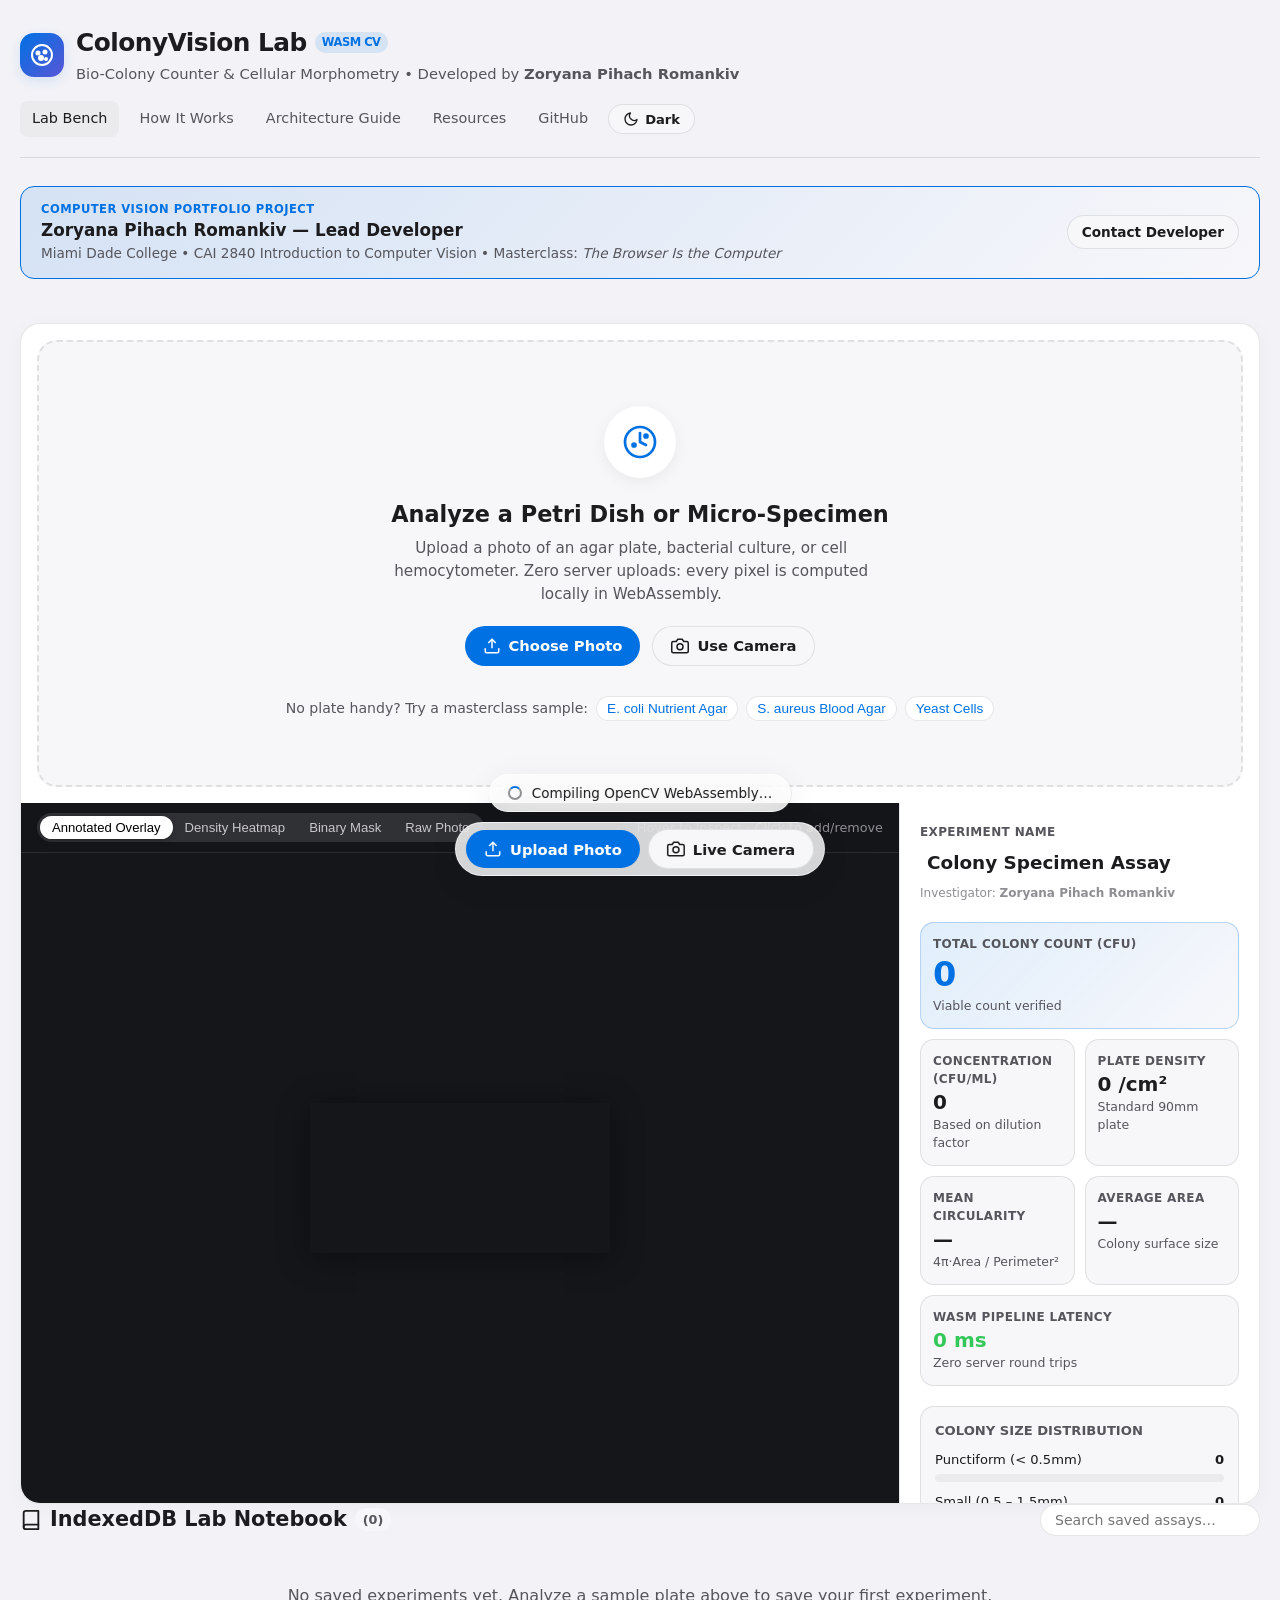
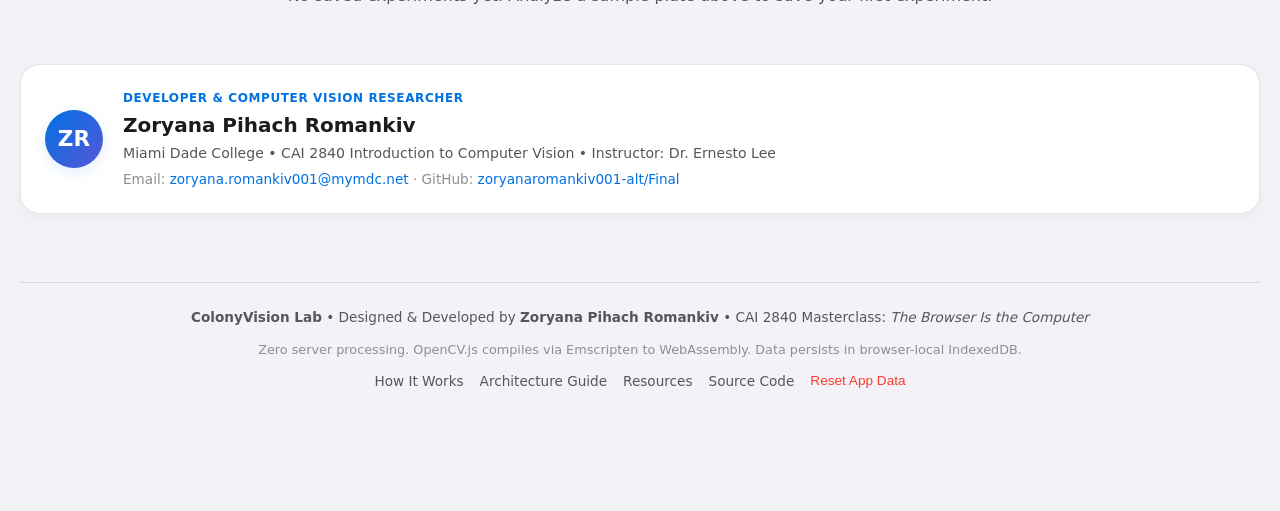
<file: index.html>
<!doctype html>
<html lang="en">
<head>
  <meta charset="utf-8">
  <meta name="viewport" content="width=device-width, initial-scale=1, viewport-fit=cover">
  <title>ColonyVision Lab — Browser-Based Bio-Colony Counter & Cellular Morphometry</title>
  <meta name="description" content="Automated bacterial colony counter and micro-particle morphometry laboratory running 100% in your browser with OpenCV.js, WebAssembly, and IndexedDB.">
  <meta name="author" content="Zoryana Pihach Romankiv">
  <meta name="theme-color" content="#f2f2f7" media="(prefers-color-scheme: light)">
  <meta name="theme-color" content="#0b0c10" media="(prefers-color-scheme: dark)">
  <link rel="icon" href="data:image/svg+xml,%3Csvg xmlns='http://www.w3.org/2000/svg' viewBox='0 0 32 32'%3E%3Ccircle cx='16' cy='16' r='14' fill='%230071e3'/%3E%3Ccircle cx='12' cy='12' r='3' fill='white'/%3E%3Ccircle cx='19' cy='14' r='2' fill='white'/%3E%3Ccircle cx='15' cy='20' r='3.5' fill='white'/%3E%3C/svg%3E">
  <link rel="manifest" href="manifest.json">
  <link rel="stylesheet" href="css/styles.css">
  <script src="js/theme.js"></script>
</head>
<body>
  <div class="wrap">
    <!-- Header -->
    <header class="app-header">
      <div class="brand">
        <div class="logo-badge" aria-hidden="true">
          <svg width="24" height="24" viewBox="0 0 24 24" fill="none" stroke="currentColor" stroke-width="2" stroke-linecap="round" stroke-linejoin="round">
            <circle cx="12" cy="12" r="10"/>
            <circle cx="8" cy="10" r="1.5" fill="currentColor"/>
            <circle cx="15" cy="9" r="1.5" fill="currentColor"/>
            <circle cx="11" cy="15" r="2" fill="currentColor"/>
            <circle cx="16" cy="16" r="1" fill="currentColor"/>
          </svg>
        </div>
        <div>
          <h1>ColonyVision Lab <span class="version-tag">Wasm CV</span></h1>
          <p class="subtitle">Bio-Colony Counter & Cellular Morphometry • Developed by <strong>Zoryana Pihach Romankiv</strong></p>
        </div>
      </div>
      <nav class="header-links" aria-label="Main Navigation">
        <a class="nav-link active" href="index.html">Lab Bench</a>
        <a class="nav-link" href="how-it-works.html">How It Works</a>
        <a class="nav-link" href="guide/">Architecture Guide</a>
        <a class="nav-link" href="resources.html">Resources</a>
        <a class="nav-link" href="https://github.com/zoryanaromankiv001-alt/Final" target="_blank" rel="noopener">GitHub</a>
        <button type="button" class="theme-toggle-btn" aria-label="Toggle Dark/Light Mode"></button>
      </nav>
    </header>

    <!-- Developer Resume Banner -->
    <div class="dev-banner">
      <div>
        <div class="dev-badge-title">Computer Vision Portfolio Project</div>
        <div class="dev-highlight-name">Zoryana Pihach Romankiv — Lead Developer</div>
        <div class="dev-highlight-details">Miami Dade College • CAI 2840 Introduction to Computer Vision • Masterclass: <em>The Browser Is the Computer</em></div>
      </div>
      <a class="btn btn-secondary" href="mailto:zoryana.romankiv001@mymdc.net" style="font-size:0.85rem; padding:6px 14px;">Contact Developer</a>
    </div>

    <!-- Main Stage -->
    <main>
      <section id="stage" class="stage" aria-label="Computer Vision Workspace">
        <!-- Prompt Zone (Initial landing state) -->
        <div id="prompt-zone" class="prompt-zone">
          <div class="prompt-icon" aria-hidden="true">
            <svg width="36" height="36" viewBox="0 0 24 24" fill="none" stroke="currentColor" stroke-width="1.8" stroke-linecap="round" stroke-linejoin="round">
              <circle cx="12" cy="12" r="10"/>
              <path d="M12 6v6l4 2"/>
              <circle cx="16" cy="8" r="1"/>
              <circle cx="8" cy="14" r="1"/>
            </svg>
          </div>
          <div class="prompt-text">
            <h2>Analyze a Petri Dish or Micro-Specimen</h2>
            <p>Upload a photo of an agar plate, bacterial culture, or cell hemocytometer. Zero server uploads: every pixel is computed locally in WebAssembly.</p>
          </div>
          <div class="prompt-actions">
            <button type="button" class="btn btn-primary" id="prompt-choose-btn">
              <svg viewBox="0 0 24 24" fill="none" stroke="currentColor" stroke-width="2"><path d="M21 15v4a2 2 0 0 1-2 2H5a2 2 0 0 1-2-2v-4"/><polyline points="17 8 12 3 7 8"/><line x1="12" y1="3" x2="12" y2="15"/></svg>
              Choose Photo
            </button>
            <button type="button" class="btn btn-secondary" id="prompt-camera-btn">
              <svg viewBox="0 0 24 24" fill="none" stroke="currentColor" stroke-width="2"><path d="M23 19a2 2 0 0 1-2 2H3a2 2 0 0 1-2-2V8a2 2 0 0 1 2-2h4l2-3h6l2 3h4a2 2 0 0 1 2 2z"/><circle cx="12" cy="13" r="4"/></svg>
              Use Camera
            </button>
          </div>
          <div class="sample-row">
            <span>No plate handy? Try a masterclass sample:</span>
            <button type="button" class="sample-btn" id="sample-bac-btn">E. coli Nutrient Agar</button>
            <button type="button" class="sample-btn" id="sample-staph-btn">S. aureus Blood Agar</button>
            <button type="button" class="sample-btn" id="sample-yeast-btn">Yeast Cells</button>
          </div>
        </div>

        <!-- Active Workbench (Shown when plate is loaded) -->
        <div id="workbench" class="workbench" hidden>
          <!-- Canvas Viewport -->
          <div class="viewport-pane">
            <div class="viewport-toolbar">
              <div class="view-segmented" role="tablist" aria-label="Visual representation modes">
                <button type="button" class="active" data-view="annotated" role="tab">Annotated Overlay</button>
                <button type="button" data-view="heatmap" role="tab">Density Heatmap</button>
                <button type="button" data-view="mask" role="tab">Binary Mask</button>
                <button type="button" data-view="original" role="tab">Raw Photo</button>
              </div>
              <span style="font-size: 0.8rem; color: #8e8e93;">Hover to inspect · Click to add/remove</span>
            </div>

            <div class="canvas-container">
              <canvas id="main-canvas"></canvas>
              <!-- Interactive Tooltip -->
              <div id="colony-tooltip" class="colony-tooltip" hidden></div>
            </div>
          </div>

          <!-- Inspector Sidebar -->
          <aside class="inspector-pane" aria-label="Specimen Analysis and Controls">
            <div class="inspector-header">
              <label for="exp-title-input" class="metric-label">Experiment Name</label>
              <input id="exp-title-input" class="title-input" type="text" value="Colony Specimen Assay" spellcheck="false">
              <span style="font-size:0.75rem; color:var(--text-3);">Investigator: <strong>Zoryana Pihach Romankiv</strong></span>
            </div>

            <!-- Primary Metrics -->
            <div class="metrics-grid">
              <div class="metric-card hero">
                <span class="metric-label">Total Colony Count (CFU)</span>
                <span class="metric-value" id="metric-cfu-count">0</span>
                <span class="metric-sub">Viable count verified</span>
              </div>
              <div class="metric-card">
                <span class="metric-label">Concentration (CFU/mL)</span>
                <span class="metric-value" id="metric-cfu-ml" style="font-size:1.25rem;">0</span>
                <span class="metric-sub">Based on dilution factor</span>
              </div>
              <div class="metric-card">
                <span class="metric-label">Plate Density</span>
                <span class="metric-value" id="metric-density" style="font-size:1.25rem;">0 /cm²</span>
                <span class="metric-sub">Standard 90mm plate</span>
              </div>
              <div class="metric-card">
                <span class="metric-label">Mean Circularity</span>
                <span class="metric-value" id="metric-circularity" style="font-size:1.25rem;">—</span>
                <span class="metric-sub">4π·Area / Perimeter²</span>
              </div>
              <div class="metric-card">
                <span class="metric-label">Average Area</span>
                <span class="metric-value" id="metric-avg-area" style="font-size:1.25rem;">—</span>
                <span class="metric-sub">Colony surface size</span>
              </div>
              <div class="metric-card" style="grid-column: span 2;">
                <span class="metric-label">WASM Pipeline Latency</span>
                <span class="metric-value" id="metric-speed" style="font-size:1.25rem; color:var(--success);">0 ms</span>
                <span class="metric-sub">Zero server round trips</span>
              </div>
            </div>

            <!-- Morphological Size Breakdown Histogram -->
            <div class="chart-box">
              <span class="chart-title">Colony Size Distribution</span>
              <div class="cat-row">
                <div class="cat-meta"><span>Punctiform (&lt; 0.5mm)</span><strong id="cnt-punctiform">0</strong></div>
                <div class="cat-bar-track"><div id="bar-punctiform" class="cat-bar-fill fill-punctiform" style="width:0%"></div></div>
              </div>
              <div class="cat-row">
                <div class="cat-meta"><span>Small (0.5 – 1.5mm)</span><strong id="cnt-small">0</strong></div>
                <div class="cat-bar-track"><div id="bar-small" class="cat-bar-fill fill-small" style="width:0%"></div></div>
              </div>
              <div class="cat-row">
                <div class="cat-meta"><span>Medium (1.5 – 3.0mm)</span><strong id="cnt-medium">0</strong></div>
                <div class="cat-bar-track"><div id="bar-medium" class="cat-bar-fill fill-medium" style="width:0%"></div></div>
              </div>
              <div class="cat-row">
                <div class="cat-meta"><span>Large (&gt; 3.0mm)</span><strong id="cnt-large">0</strong></div>
                <div class="cat-bar-track"><div id="bar-large" class="cat-bar-fill fill-large" style="width:0%"></div></div>
              </div>
            </div>

            <!-- Pipeline Tuning Controls -->
            <div class="controls-group">
              <div class="control-item">
                <div class="control-label">
                  <span>Threshold Sensitivity</span>
                  <span class="val" id="val-sensitivity">8</span>
                </div>
                <input type="range" id="slider-sensitivity" min="2" max="22" step="1" value="8">
              </div>

              <div class="control-item">
                <div class="control-label">
                  <span>Min Colony Radius</span>
                  <span class="val" id="val-min-radius">3px</span>
                </div>
                <input type="range" id="slider-min-radius" min="1" max="15" step="0.5" value="3">
              </div>

              <div class="control-item">
                <div class="control-label">
                  <span>Max Colony Radius</span>
                  <span class="val" id="val-max-radius">80px</span>
                </div>
                <input type="range" id="slider-max-radius" min="20" max="160" step="5" value="80">
              </div>

              <div class="control-item">
                <div class="control-label">
                  <span>Circularity Filter</span>
                  <span class="val" id="val-circularity">0.40</span>
                </div>
                <input type="range" id="slider-circularity" min="0.10" max="0.90" step="0.05" value="0.40">
              </div>

              <div class="control-item">
                <div class="control-label"><span>Dilution Factor</span></div>
                <select id="select-dilution">
                  <option value="0">10⁰ (Undiluted 1:1)</option>
                  <option value="-1">10⁻¹ (1:10)</option>
                  <option value="-2">10⁻² (1:100)</option>
                  <option value="-3">10⁻³ (1:1,000)</option>
                  <option value="-4" selected>10⁻⁴ (1:10,000)</option>
                  <option value="-5">10⁻⁵ (1:100,000)</option>
                  <option value="-6">10⁻⁶ (1:1,000,000)</option>
                  <option value="-7">10⁻⁷ (1:10,000,000)</option>
                </select>
              </div>

              <div class="control-item">
                <div class="control-label"><span>Plated Volume</span></div>
                <select id="select-volume">
                  <option value="0.1" selected>0.1 mL (Standard spread)</option>
                  <option value="0.05">0.05 mL (Drop plate)</option>
                  <option value="0.2">0.2 mL</option>
                  <option value="1.0">1.0 mL (Pour plate)</option>
                </select>
              </div>

              <div class="control-item">
                <div class="control-label"><span>Agar Medium / Contrast</span></div>
                <select id="select-agar">
                  <option value="auto" selected>Auto-detect Agar</option>
                  <option value="nutrient">Nutrient / LB Agar (Amber/Light)</option>
                  <option value="blood">Blood Agar (Red / High Contrast)</option>
                  <option value="yeast">Brightfield / Hemocytometer</option>
                </select>
              </div>
            </div>

            <!-- Inspector Actions -->
            <div class="inspector-actions">
              <button type="button" class="btn btn-primary" id="btn-save-exp">
                <svg viewBox="0 0 24 24" fill="none" stroke="currentColor" stroke-width="2"><path d="M19 21H5a2 2 0 0 1-2-2V5a2 2 0 0 1 2-2h11l5 5v11a2 2 0 0 1-2 2z"/><polyline points="17 21 17 13 7 13 7 21"/><polyline points="7 3 7 8 15 8"/></svg>
                Save to Lab Notebook
              </button>
              <div style="display:flex; gap:8px;">
                <button type="button" class="btn btn-secondary" id="btn-download-png" style="flex:1;">
                  <svg viewBox="0 0 24 24" fill="none" stroke="currentColor" stroke-width="2"><path d="M21 15v4a2 2 0 0 1-2 2H5a2 2 0 0 1-2-2v-4"/><polyline points="7 10 12 15 17 10"/><line x1="12" y1="15" x2="12" y2="3"/></svg>
                  PNG
                </button>
                <button type="button" class="btn btn-secondary" id="btn-export-csv" style="flex:1;">
                  <svg viewBox="0 0 24 24" fill="none" stroke="currentColor" stroke-width="2"><path d="M14 2H6a2 2 0 0 0-2 2v16a2 2 0 0 0 2 2h12a2 2 0 0 0 2-2V8z"/><polyline points="14 2 14 8 20 8"/><line x1="8" y1="13" x2="16" y2="13"/><line x1="8" y1="17" x2="16" y2="17"/></svg>
                  CSV
                </button>
                <button type="button" class="btn btn-secondary" id="btn-print-report" style="flex:1;">
                  <svg viewBox="0 0 24 24" fill="none" stroke="currentColor" stroke-width="2"><polyline points="6 9 6 2 18 2 18 9"/><path d="M6 18H4a2 2 0 0 1-2-2v-5a2 2 0 0 1 2-2h16a2 2 0 0 1 2 2v5a2 2 0 0 1-2 2h-2"/><rect x="6" y="14" width="12" height="8"/></svg>
                  Print
                </button>
              </div>
              <button type="button" class="btn btn-secondary" id="btn-scan-another">Analyze Another Specimen</button>
            </div>
          </aside>
        </div>
      </section>

      <!-- Persistent Library / Lab Notebook Section -->
      <section class="library-section" aria-labelledby="library-heading">
        <div class="library-header">
          <h2 id="library-heading">
            <svg width="22" height="22" viewBox="0 0 24 24" fill="none" stroke="currentColor" stroke-width="2" stroke-linecap="round" stroke-linejoin="round">
              <path d="M4 19.5A2.5 2.5 0 0 1 6.5 17H20"/>
              <path d="M6.5 2H20v20H6.5A2.5 2.5 0 0 1 4 19.5v-15A2.5 2.5 0 0 1 6.5 2z"/>
            </svg>
            IndexedDB Lab Notebook <span class="badge-count" id="library-count">(0)</span>
          </h2>
          <input type="search" id="library-search" class="search-input" placeholder="Search saved assays…">
        </div>
        <ul id="library-grid" class="library-grid"></ul>
      </section>

      <!-- Developer Profile Card for Resume -->
      <section class="dev-portfolio-card">
        <div class="dev-avatar">ZR</div>
        <div class="dev-info">
          <div class="dev-title">Developer &amp; Computer Vision Researcher</div>
          <div class="dev-name">Zoryana Pihach Romankiv</div>
          <div class="dev-meta">Miami Dade College • CAI 2840 Introduction to Computer Vision • Instructor: Dr. Ernesto Lee</div>
          <div class="dev-email">Email: <a href="mailto:zoryana.romankiv001@mymdc.net">zoryana.romankiv001@mymdc.net</a> · GitHub: <a href="https://github.com/zoryanaromankiv001-alt/Final" target="_blank" rel="noopener">zoryanaromankiv001-alt/Final</a></div>
        </div>
      </section>
    </main>

    <!-- Footer -->
    <footer class="app-footer">
      <p><strong>ColonyVision Lab</strong> • Designed &amp; Developed by <strong>Zoryana Pihach Romankiv</strong> • CAI 2840 Masterclass: <em>The Browser Is the Computer</em></p>
      <p style="color:var(--text-3); font-size:0.8rem;">Zero server processing. OpenCV.js compiles via Emscripten to WebAssembly. Data persists in browser-local IndexedDB.</p>
      <nav class="footer-nav">
        <a href="how-it-works.html">How It Works</a>
        <a href="guide/">Architecture Guide</a>
        <a href="resources.html">Resources</a>
        <a href="https://github.com/zoryanaromankiv001-alt/Final" target="_blank" rel="noopener">Source Code</a>
        <button type="button" id="btn-reset-app" class="btn-link btn-link-danger">Reset App Data</button>
      </nav>
    </footer>
  </div>

  <!-- Hidden File Input -->
  <input type="file" id="file-input" accept="image/*" hidden>

  <!-- Floating Functional Liquid Glass Dock -->
  <div class="dock">
    <div id="status-pill" class="status-pill glass" data-state="busy" role="status">
      <span class="spinner" aria-hidden="true"></span>
      <span class="status-dot" aria-hidden="true"></span>
      <span id="status-text">Loading WebAssembly vision core…</span>
    </div>
    <div class="dock-toolbar glass" role="toolbar" aria-label="Plate Capture Controls">
      <button type="button" class="btn btn-primary" id="choose-btn">
        <svg viewBox="0 0 24 24" fill="none" stroke="currentColor" stroke-width="2"><path d="M21 15v4a2 2 0 0 1-2 2H5a2 2 0 0 1-2-2v-4"/><polyline points="17 8 12 3 7 8"/><line x1="12" y1="3" x2="12" y2="15"/></svg>
        <span>Upload Photo</span>
      </button>
      <button type="button" class="btn btn-secondary" id="camera-btn">
        <svg viewBox="0 0 24 24" fill="none" stroke="currentColor" stroke-width="2"><path d="M23 19a2 2 0 0 1-2 2H3a2 2 0 0 1-2-2V8a2 2 0 0 1 2-2h4l2-3h6l2 3h4a2 2 0 0 1 2 2z"/><circle cx="12" cy="13" r="4"/></svg>
        <span>Live Camera</span>
      </button>
    </div>
  </div>

  <!-- Camera Dialog Sheet -->
  <dialog id="camera-dialog">
    <div class="dialog-content glass">
      <h3>Capture Petri Dish with Camera</h3>
      <p style="color:var(--text-2); font-size:0.9rem;">Hold the camera steady directly above the plate with flat, uniform lighting.</p>
      <video id="camera-feed" playsinline muted></video>
      <div class="dialog-actions">
        <button type="button" class="btn btn-secondary" id="camera-close-btn">Cancel</button>
        <button type="button" class="btn btn-primary" id="camera-capture-btn">Capture Frame</button>
      </div>
    </div>
  </dialog>

  <!-- Reset Confirmation Dialog -->
  <dialog id="reset-confirm-dialog">
    <div class="dialog-content glass">
      <h3 style="color:var(--danger);">Reset Laboratory Notebook?</h3>
      <p style="color:var(--text-2); font-size:0.92rem;">This will permanently erase all saved plate assays and IndexedDB records stored on this browser. This action cannot be undone.</p>
      <div class="dialog-actions">
        <button type="button" class="btn btn-secondary" id="btn-cancel-reset">Cancel</button>
        <button type="button" class="btn btn-danger" id="btn-confirm-reset">Reset All Data</button>
      </div>
    </div>
  </dialog>

  <!-- Toast Notification Container -->
  <div id="toast-container" class="toast-container"></div>

  <!-- Application Module Script -->
  <script type="module" src="js/app.js"></script>
</body>
</html>
</file>
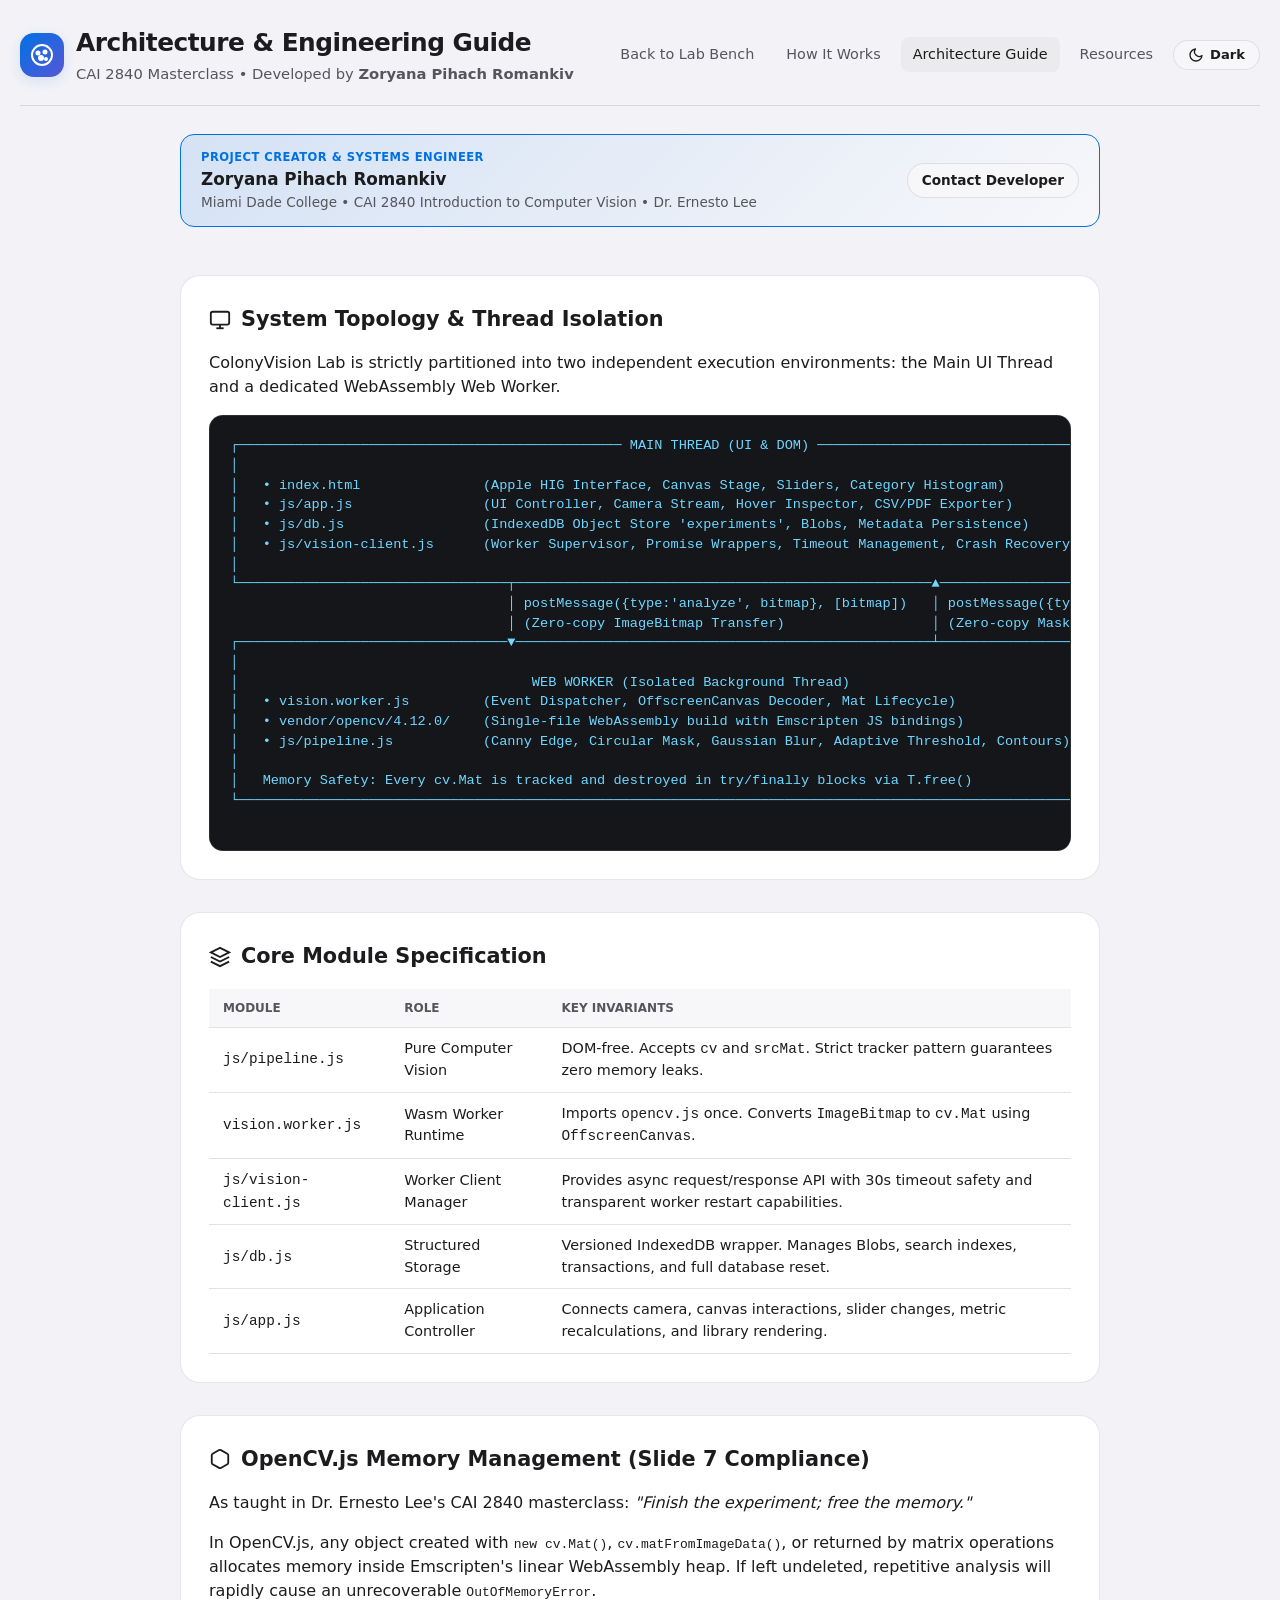
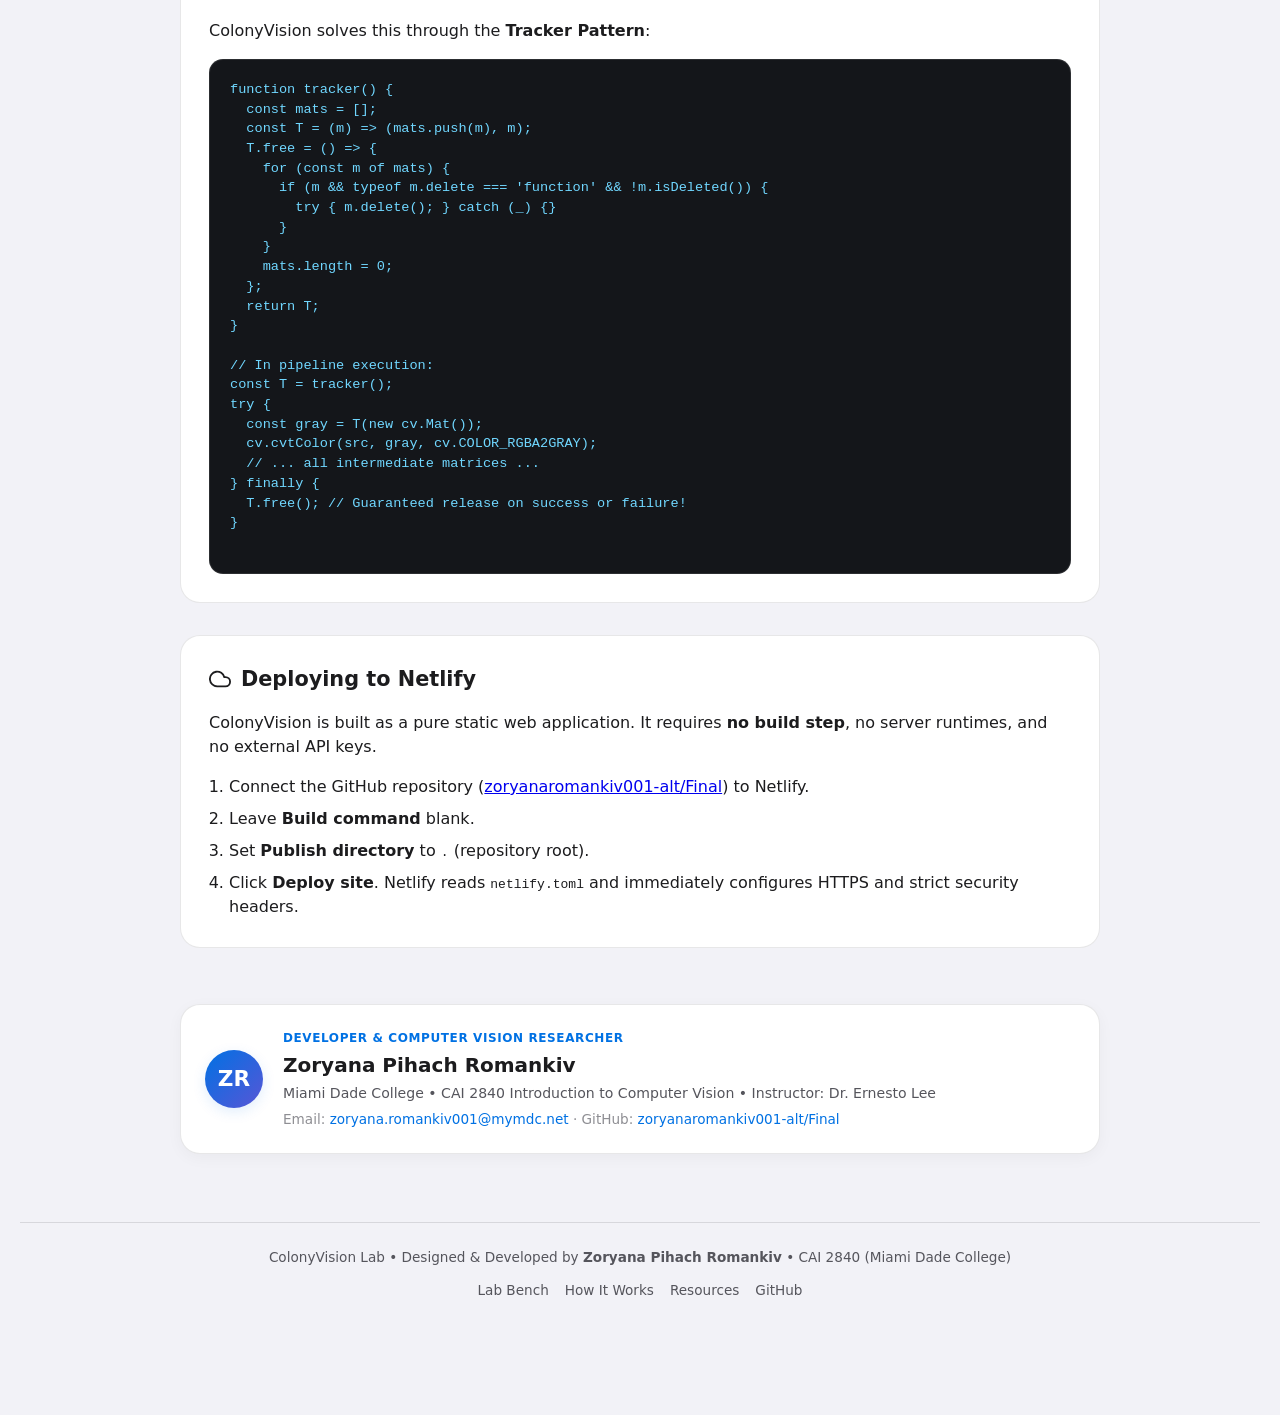
<file: guide/index.html>
<!doctype html>
<html lang="en">
<head>
  <meta charset="utf-8">
  <meta name="viewport" content="width=device-width, initial-scale=1, viewport-fit=cover">
  <title>Architecture Guide — ColonyVision Lab</title>
  <meta name="description" content="Technical architecture and engineering guide for ColonyVision Lab: WebAssembly, Web Worker isolation, and IndexedDB persistence.">
  <meta name="author" content="Zoryana Pihach Romankiv">
  <link rel="icon" href="data:image/svg+xml,%3Csvg xmlns='http://www.w3.org/2000/svg' viewBox='0 0 32 32'%3E%3Ccircle cx='16' cy='16' r='14' fill='%230071e3'/%3E%3Ccircle cx='12' cy='12' r='3' fill='white'/%3E%3Ccircle cx='19' cy='14' r='2' fill='white'/%3E%3Ccircle cx='15' cy='20' r='3.5' fill='white'/%3E%3C/svg%3E">
  <link rel="stylesheet" href="../css/styles.css">
  <style>
    .guide-wrap {
      max-width: 920px;
      margin: 0 auto;
      display: flex;
      flex-direction: column;
      gap: 32px;
    }
    .arch-card {
      background: var(--surface);
      border: 1px solid var(--border);
      border-radius: var(--radius-lg);
      padding: 28px;
      display: flex;
      flex-direction: column;
      gap: 16px;
    }
    .arch-card h3 {
      font-family: var(--font-display);
      font-size: 1.3rem;
      font-weight: 600;
      display: flex;
      align-items: center;
      gap: 10px;
    }
    pre.diagram {
      background: #14161a;
      color: #70d7ff;
      padding: 20px;
      border-radius: var(--radius-md);
      font-family: var(--font-mono);
      font-size: 0.85rem;
      line-height: 1.45;
      overflow-x: auto;
      border: 1px solid rgba(255, 255, 255, 0.1);
    }
    .table-spec {
      width: 100%;
      border-collapse: collapse;
      font-size: 0.9rem;
    }
    .table-spec th, .table-spec td {
      padding: 10px 14px;
      text-align: left;
      border-bottom: 1px solid var(--separator);
    }
    .table-spec th {
      background: var(--surface-2);
      font-weight: 600;
      color: var(--text-2);
      text-transform: uppercase;
      font-size: 0.75rem;
    }
  </style>
  <script src="../js/theme.js"></script>
</head>
<body>
  <div class="wrap">
    <header class="app-header">
      <div class="brand">
        <div class="logo-badge" aria-hidden="true">
          <svg width="24" height="24" viewBox="0 0 24 24" fill="none" stroke="currentColor" stroke-width="2"><circle cx="12" cy="12" r="10"/><circle cx="8" cy="10" r="1.5" fill="currentColor"/><circle cx="15" cy="9" r="1.5" fill="currentColor"/><circle cx="11" cy="15" r="2" fill="currentColor"/><circle cx="16" cy="16" r="1" fill="currentColor"/></svg>
        </div>
        <div>
          <h1>Architecture & Engineering Guide</h1>
          <p class="subtitle">CAI 2840 Masterclass • Developed by <strong>Zoryana Pihach Romankiv</strong></p>
        </div>
      </div>
      <nav class="header-links">
        <a class="nav-link" href="../index.html">Back to Lab Bench</a>
        <a class="nav-link" href="../how-it-works.html">How It Works</a>
        <a class="nav-link active" href="index.html">Architecture Guide</a>
        <a class="nav-link" href="../resources.html">Resources</a>
        <button type="button" class="theme-toggle-btn" aria-label="Toggle Dark/Light Mode"></button>
      </nav>
    </header>

    <main class="guide-wrap">
      <!-- Developer Highlight Banner -->
      <div class="dev-banner">
        <div>
          <div class="dev-badge-title">Project Creator &amp; Systems Engineer</div>
          <div class="dev-highlight-name">Zoryana Pihach Romankiv</div>
          <div class="dev-highlight-details">Miami Dade College • CAI 2840 Introduction to Computer Vision • Dr. Ernesto Lee</div>
        </div>
        <a class="btn btn-secondary" href="mailto:zoryana.romankiv001@mymdc.net" style="font-size:0.85rem; padding:6px 14px;">Contact Developer</a>
      </div>
      <!-- Section 1: Architecture Overview -->
      <section class="arch-card">
        <h3>
          <svg width="22" height="22" viewBox="0 0 24 24" fill="none" stroke="currentColor" stroke-width="2"><rect x="2" y="3" width="20" height="14" rx="2" ry="2"/><line x1="8" y1="21" x2="16" y2="21"/><line x1="12" y1="17" x2="12" y2="21"/></svg>
          System Topology & Thread Isolation
        </h3>
        <p>
          ColonyVision Lab is strictly partitioned into two independent execution environments: the Main UI Thread and a dedicated WebAssembly Web Worker.
        </p>
        <pre class="diagram">
┌─────────────────────────────────────────────── MAIN THREAD (UI & DOM) ───────────────────────────────────────────────┐
│                                                                                                                       │
│   • index.html               (Apple HIG Interface, Canvas Stage, Sliders, Category Histogram)                        │
│   • js/app.js                (UI Controller, Camera Stream, Hover Inspector, CSV/PDF Exporter)                       │
│   • js/db.js                 (IndexedDB Object Store 'experiments', Blobs, Metadata Persistence)                      │
│   • js/vision-client.js      (Worker Supervisor, Promise Wrappers, Timeout Management, Crash Recovery)               │
│                                                                                                                       │
└─────────────────────────────────┬───────────────────────────────────────────────────▲─────────────────────────────────┘
                                  │ postMessage({type:'analyze', bitmap}, [bitmap])   │ postMessage({type:'result', ...})
                                  │ (Zero-copy ImageBitmap Transfer)                  │ (Zero-copy Mask Transfer)
┌─────────────────────────────────▼───────────────────────────────────────────────────┴─────────────────────────────────┐
│                                                                                                                       │
│                                    WEB WORKER (Isolated Background Thread)                                            │
│   • vision.worker.js         (Event Dispatcher, OffscreenCanvas Decoder, Mat Lifecycle)                               │
│   • vendor/opencv/4.12.0/    (Single-file WebAssembly build with Emscripten JS bindings)                              │
│   • js/pipeline.js           (Canny Edge, Circular Mask, Gaussian Blur, Adaptive Threshold, Contours)                │
│                                                                                                                       │
│   Memory Safety: Every cv.Mat is tracked and destroyed in try/finally blocks via T.free()                            │
└───────────────────────────────────────────────────────────────────────────────────────────────────────────────────────┘
        </pre>
      </section>

      <!-- Section 2: Component Breakdown -->
      <section class="arch-card">
        <h3>
          <svg width="22" height="22" viewBox="0 0 24 24" fill="none" stroke="currentColor" stroke-width="2"><polygon points="12 2 2 7 12 12 22 7 12 2"/><polyline points="2 17 12 22 22 17"/><polyline points="2 12 12 17 22 12"/></svg>
          Core Module Specification
        </h3>
        <table class="table-spec">
          <thead>
            <tr>
              <th>Module</th>
              <th>Role</th>
              <th>Key Invariants</th>
            </tr>
          </thead>
          <tbody>
            <tr>
              <td><code>js/pipeline.js</code></td>
              <td>Pure Computer Vision</td>
              <td>DOM-free. Accepts <code>cv</code> and <code>srcMat</code>. Strict tracker pattern guarantees zero memory leaks.</td>
            </tr>
            <tr>
              <td><code>vision.worker.js</code></td>
              <td>Wasm Worker Runtime</td>
              <td>Imports <code>opencv.js</code> once. Converts <code>ImageBitmap</code> to <code>cv.Mat</code> using <code>OffscreenCanvas</code>.</td>
            </tr>
            <tr>
              <td><code>js/vision-client.js</code></td>
              <td>Worker Client Manager</td>
              <td>Provides async request/response API with 30s timeout safety and transparent worker restart capabilities.</td>
            </tr>
            <tr>
              <td><code>js/db.js</code></td>
              <td>Structured Storage</td>
              <td>Versioned IndexedDB wrapper. Manages Blobs, search indexes, transactions, and full database reset.</td>
            </tr>
            <tr>
              <td><code>js/app.js</code></td>
              <td>Application Controller</td>
              <td>Connects camera, canvas interactions, slider changes, metric recalculations, and library rendering.</td>
            </tr>
          </tbody>
        </table>
      </section>

      <!-- Section 3: WebAssembly Memory Management -->
      <section class="arch-card">
        <h3>
          <svg width="22" height="22" viewBox="0 0 24 24" fill="none" stroke="currentColor" stroke-width="2"><path d="M21 16V8a2 2 0 0 0-1-1.73l-7-4a2 2 0 0 0-2 0l-7 4A2 2 0 0 0 3 8v8a2 2 0 0 0 1 1.73l7 4a2 2 0 0 0 2 0l7-4A2 2 0 0 0 21 16z"/></svg>
          OpenCV.js Memory Management (Slide 7 Compliance)
        </h3>
        <p>
          As taught in Dr. Ernesto Lee's CAI 2840 masterclass: <em>"Finish the experiment; free the memory."</em>
        </p>
        <p>
          In OpenCV.js, any object created with <code>new cv.Mat()</code>, <code>cv.matFromImageData()</code>, or returned by matrix operations allocates memory inside Emscripten's linear WebAssembly heap. If left undeleted, repetitive analysis will rapidly cause an unrecoverable <code>OutOfMemoryError</code>.
        </p>
        <p>
          ColonyVision solves this through the <strong>Tracker Pattern</strong>:
        </p>
        <pre class="diagram">
function tracker() {
  const mats = [];
  const T = (m) => (mats.push(m), m);
  T.free = () => {
    for (const m of mats) {
      if (m && typeof m.delete === 'function' && !m.isDeleted()) {
        try { m.delete(); } catch (_) {}
      }
    }
    mats.length = 0;
  };
  return T;
}

// In pipeline execution:
const T = tracker();
try {
  const gray = T(new cv.Mat());
  cv.cvtColor(src, gray, cv.COLOR_RGBA2GRAY);
  // ... all intermediate matrices ...
} finally {
  T.free(); // Guaranteed release on success or failure!
}
        </pre>
      </section>

      <!-- Section 4: Netlify Deployment -->
      <section class="arch-card">
        <h3>
          <svg width="22" height="22" viewBox="0 0 24 24" fill="none" stroke="currentColor" stroke-width="2"><cloud/><path d="M18 10h-1.26A8 8 0 1 0 9 20h9a5 5 0 0 0 0-10z"/></svg>
          Deploying to Netlify
        </h3>
        <p>
          ColonyVision is built as a pure static web application. It requires <strong>no build step</strong>, no server runtimes, and no external API keys.
        </p>
        <ol style="padding-left: 20px; display: flex; flex-direction: column; gap: 8px;">
          <li>Connect the GitHub repository (<a href="https://github.com/zoryanaromankiv001-alt/Final" target="_blank" rel="noopener">zoryanaromankiv001-alt/Final</a>) to Netlify.</li>
          <li>Leave <strong>Build command</strong> blank.</li>
          <li>Set <strong>Publish directory</strong> to <code>.</code> (repository root).</li>
          <li>Click <strong>Deploy site</strong>. Netlify reads <code>netlify.toml</code> and immediately configures HTTPS and strict security headers.</li>
        </ol>
      </section>

      <!-- Developer Profile Card for Resume -->
      <section class="dev-portfolio-card">
        <div class="dev-avatar">ZR</div>
        <div class="dev-info">
          <div class="dev-title">Developer &amp; Computer Vision Researcher</div>
          <div class="dev-name">Zoryana Pihach Romankiv</div>
          <div class="dev-meta">Miami Dade College • CAI 2840 Introduction to Computer Vision • Instructor: Dr. Ernesto Lee</div>
          <div class="dev-email">Email: <a href="mailto:zoryana.romankiv001@mymdc.net">zoryana.romankiv001@mymdc.net</a> · GitHub: <a href="https://github.com/zoryanaromankiv001-alt/Final" target="_blank" rel="noopener">zoryanaromankiv001-alt/Final</a></div>
        </div>
      </section>
    </main>

    <footer class="app-footer">
      <p>ColonyVision Lab • Designed &amp; Developed by <strong>Zoryana Pihach Romankiv</strong> • CAI 2840 (Miami Dade College)</p>
      <nav class="footer-nav">
        <a href="../index.html">Lab Bench</a>
        <a href="../how-it-works.html">How It Works</a>
        <a href="../resources.html">Resources</a>
        <a href="https://github.com/zoryanaromankiv001-alt/Final" target="_blank" rel="noopener">GitHub</a>
      </nav>
    </footer>
  </div>
</body>
</html>
</file>
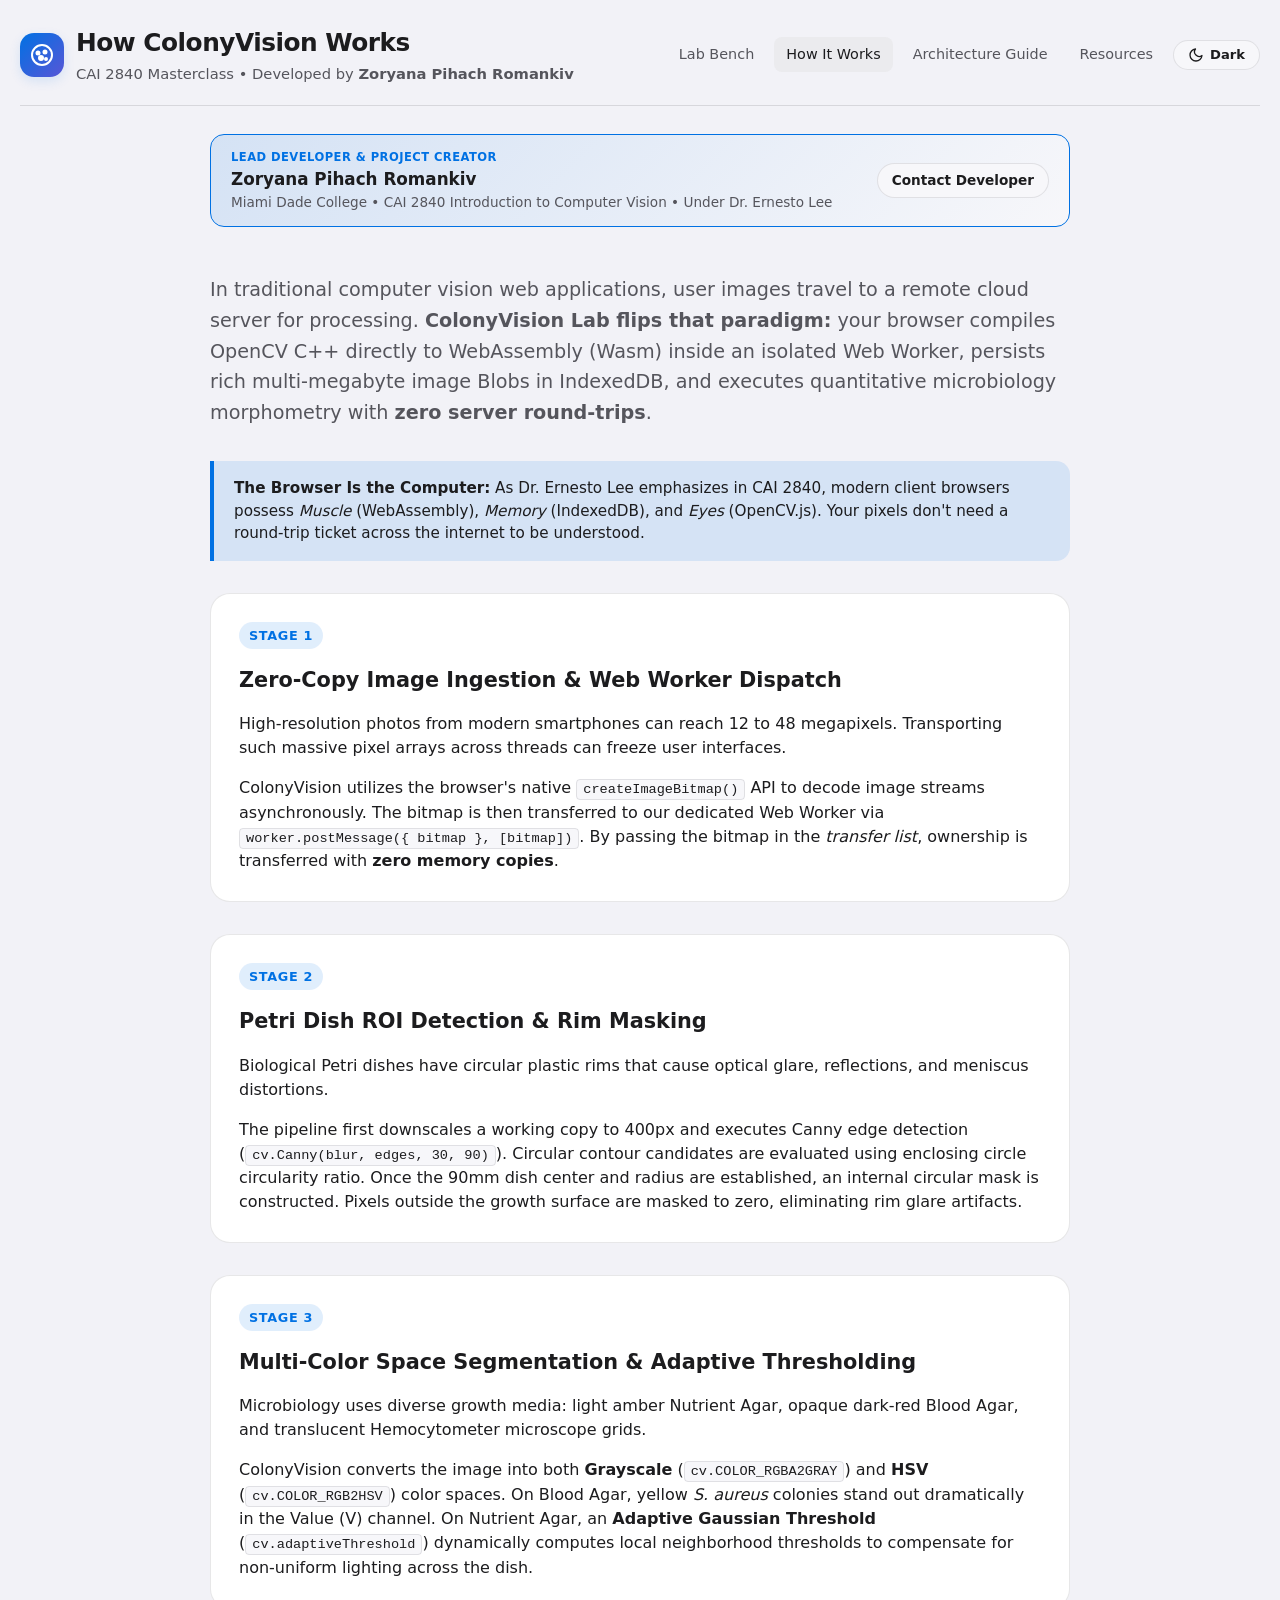
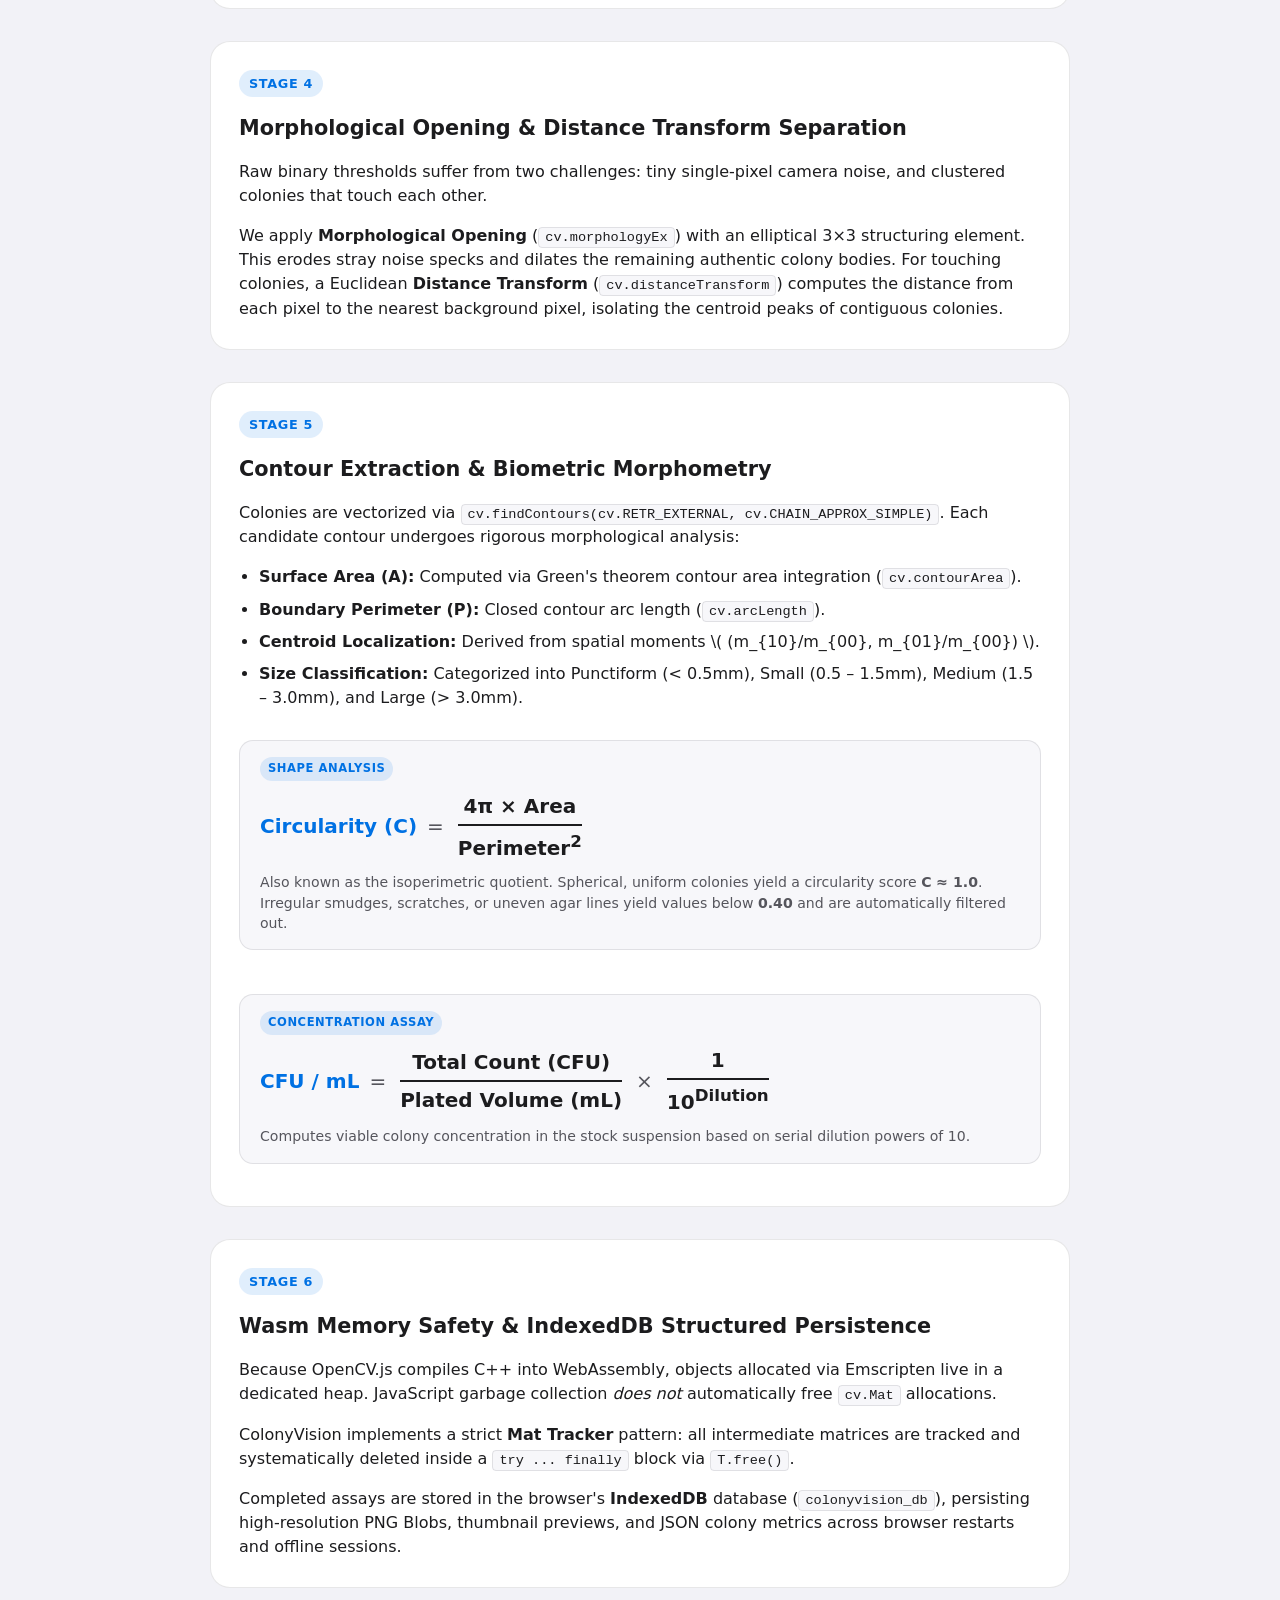
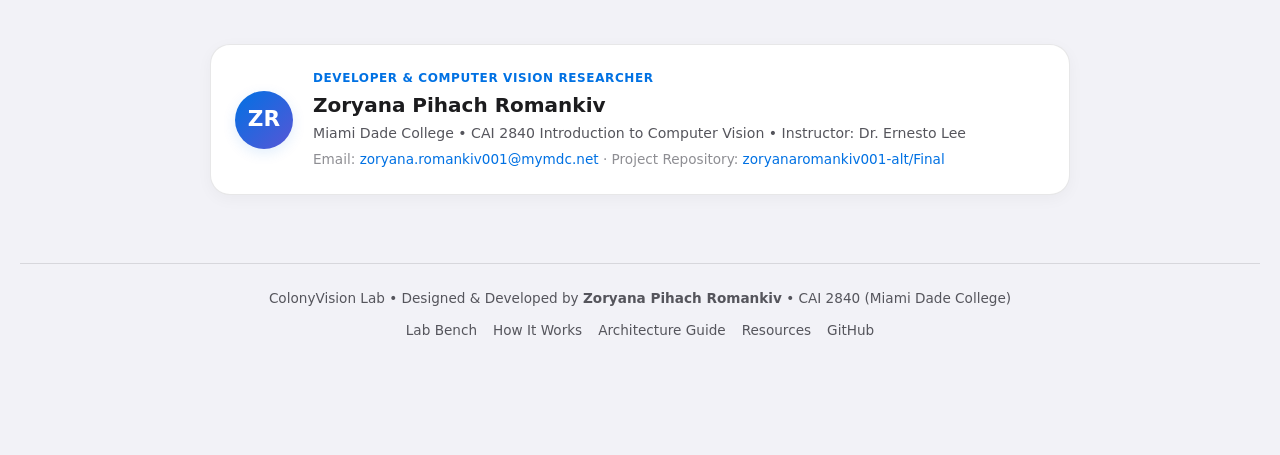
<file: how-it-works.html>
<!doctype html>
<html lang="en">
<head>
  <meta charset="utf-8">
  <meta name="viewport" content="width=device-width, initial-scale=1, viewport-fit=cover">
  <title>How It Works — ColonyVision Lab</title>
  <meta name="description" content="Technical explanation of the ColonyVision Lab computer vision pipeline: WebAssembly, OpenCV.js, and IndexedDB.">
  <meta name="author" content="Zoryana Pihach Romankiv">
  <link rel="icon" href="data:image/svg+xml,%3Csvg xmlns='http://www.w3.org/2000/svg' viewBox='0 0 32 32'%3E%3Ccircle cx='16' cy='16' r='14' fill='%230071e3'/%3E%3Ccircle cx='12' cy='12' r='3' fill='white'/%3E%3Ccircle cx='19' cy='14' r='2' fill='white'/%3E%3Ccircle cx='15' cy='20' r='3.5' fill='white'/%3E%3C/svg%3E">
  <link rel="stylesheet" href="css/styles.css">
  <script src="js/theme.js"></script>
  <style>
    .article-wrap {
      max-width: 860px;
      margin: 0 auto;
      display: flex;
      flex-direction: column;
      gap: 32px;
    }
    .lead-text {
      font-size: 1.2rem;
      color: var(--text-2);
      line-height: 1.6;
    }
    .step-card {
      background: var(--surface);
      border: 1px solid var(--border);
      border-radius: var(--radius-lg);
      padding: 28px;
      display: flex;
      flex-direction: column;
      gap: 16px;
    }
    .step-num {
      display: inline-flex;
      align-items: center;
      gap: 6px;
      font-size: 0.8rem;
      font-weight: 700;
      text-transform: uppercase;
      letter-spacing: 0.05em;
      color: var(--accent);
      background: var(--accent-soft);
      padding: 4px 10px;
      border-radius: var(--radius-pill);
      align-self: flex-start;
    }
    .step-card h3 {
      font-family: var(--font-display);
      font-size: 1.3rem;
      font-weight: 600;
    }
    .code-pill {
      font-family: var(--font-mono);
      font-size: 0.85rem;
      background: var(--surface-2);
      padding: 2px 6px;
      border-radius: 4px;
      border: 1px solid var(--border);
    }
    .callout {
      background: var(--accent-soft);
      border-left: 4px solid var(--accent);
      padding: 16px 20px;
      border-radius: 0 var(--radius-md) var(--radius-md) 0;
      font-size: 0.95rem;
      line-height: 1.5;
    }
  </style>
</head>
<body>
  <div class="wrap">
    <header class="app-header">
      <div class="brand">
        <div class="logo-badge" aria-hidden="true">
          <svg width="24" height="24" viewBox="0 0 24 24" fill="none" stroke="currentColor" stroke-width="2"><circle cx="12" cy="12" r="10"/><circle cx="8" cy="10" r="1.5" fill="currentColor"/><circle cx="15" cy="9" r="1.5" fill="currentColor"/><circle cx="11" cy="15" r="2" fill="currentColor"/><circle cx="16" cy="16" r="1" fill="currentColor"/></svg>
        </div>
        <div>
          <h1>How ColonyVision Works</h1>
          <p class="subtitle">CAI 2840 Masterclass • Developed by <strong>Zoryana Pihach Romankiv</strong></p>
        </div>
      </div>
      <nav class="header-links">
        <a class="nav-link" href="index.html">Lab Bench</a>
        <a class="nav-link active" href="how-it-works.html">How It Works</a>
        <a class="nav-link" href="guide/">Architecture Guide</a>
        <a class="nav-link" href="resources.html">Resources</a>
        <button type="button" class="theme-toggle-btn" aria-label="Toggle Dark/Light Mode"></button>
      </nav>
    </header>

    <main class="article-wrap">
      <!-- Developer Highlight Banner -->
      <div class="dev-banner">
        <div>
          <div class="dev-badge-title">Lead Developer &amp; Project Creator</div>
          <div class="dev-highlight-name">Zoryana Pihach Romankiv</div>
          <div class="dev-highlight-details">Miami Dade College • CAI 2840 Introduction to Computer Vision • Under Dr. Ernesto Lee</div>
        </div>
        <a class="btn btn-secondary" href="mailto:zoryana.romankiv001@mymdc.net" style="font-size:0.85rem; padding:6px 14px;">Contact Developer</a>
      </div>

      <p class="lead-text">
        In traditional computer vision web applications, user images travel to a remote cloud server for processing. 
        <strong>ColonyVision Lab flips that paradigm:</strong> your browser compiles OpenCV C++ directly to WebAssembly (Wasm) inside an isolated Web Worker, persists rich multi-megabyte image Blobs in IndexedDB, and executes quantitative microbiology morphometry with <strong>zero server round-trips</strong>.
      </p>

      <div class="callout">
        <strong>The Browser Is the Computer:</strong> As Dr. Ernesto Lee emphasizes in CAI 2840, modern client browsers possess <em>Muscle</em> (WebAssembly), <em>Memory</em> (IndexedDB), and <em>Eyes</em> (OpenCV.js). Your pixels don't need a round-trip ticket across the internet to be understood.
      </div>

      <!-- Step 1 -->
      <section class="step-card">
        <span class="step-num">Stage 1</span>
        <h3>Zero-Copy Image Ingestion & Web Worker Dispatch</h3>
        <p>
          High-resolution photos from modern smartphones can reach 12 to 48 megapixels. Transporting such massive pixel arrays across threads can freeze user interfaces.
        </p>
        <p>
          ColonyVision utilizes the browser's native <span class="code-pill">createImageBitmap()</span> API to decode image streams asynchronously. The bitmap is then transferred to our dedicated Web Worker via <span class="code-pill">worker.postMessage({ bitmap }, [bitmap])</span>. By passing the bitmap in the <em>transfer list</em>, ownership is transferred with <strong>zero memory copies</strong>.
        </p>
      </section>

      <!-- Step 2 -->
      <section class="step-card">
        <span class="step-num">Stage 2</span>
        <h3>Petri Dish ROI Detection & Rim Masking</h3>
        <p>
          Biological Petri dishes have circular plastic rims that cause optical glare, reflections, and meniscus distortions.
        </p>
        <p>
          The pipeline first downscales a working copy to 400px and executes Canny edge detection (<span class="code-pill">cv.Canny(blur, edges, 30, 90)</span>). Circular contour candidates are evaluated using enclosing circle circularity ratio. Once the 90mm dish center and radius are established, an internal circular mask is constructed. Pixels outside the growth surface are masked to zero, eliminating rim glare artifacts.
        </p>
      </section>

      <!-- Step 3 -->
      <section class="step-card">
        <span class="step-num">Stage 3</span>
        <h3>Multi-Color Space Segmentation & Adaptive Thresholding</h3>
        <p>
          Microbiology uses diverse growth media: light amber Nutrient Agar, opaque dark-red Blood Agar, and translucent Hemocytometer microscope grids.
        </p>
        <p>
          ColonyVision converts the image into both <strong>Grayscale</strong> (<span class="code-pill">cv.COLOR_RGBA2GRAY</span>) and <strong>HSV</strong> (<span class="code-pill">cv.COLOR_RGB2HSV</span>) color spaces. On Blood Agar, yellow <em>S. aureus</em> colonies stand out dramatically in the Value (V) channel. On Nutrient Agar, an <strong>Adaptive Gaussian Threshold</strong> (<span class="code-pill">cv.adaptiveThreshold</span>) dynamically computes local neighborhood thresholds to compensate for non-uniform lighting across the dish.
        </p>
      </section>

      <!-- Step 4 -->
      <section class="step-card">
        <span class="step-num">Stage 4</span>
        <h3>Morphological Opening & Distance Transform Separation</h3>
        <p>
          Raw binary thresholds suffer from two challenges: tiny single-pixel camera noise, and clustered colonies that touch each other.
        </p>
        <p>
          We apply <strong>Morphological Opening</strong> (<span class="code-pill">cv.morphologyEx</span>) with an elliptical 3×3 structuring element. This erodes stray noise specks and dilates the remaining authentic colony bodies. For touching colonies, a Euclidean <strong>Distance Transform</strong> (<span class="code-pill">cv.distanceTransform</span>) computes the distance from each pixel to the nearest background pixel, isolating the centroid peaks of contiguous colonies.
        </p>
      </section>

      <!-- Step 5 (Cleanly Formatted Formulas) -->
      <section class="step-card">
        <span class="step-num">Stage 5</span>
        <h3>Contour Extraction & Biometric Morphometry</h3>
        <p>
          Colonies are vectorized via <span class="code-pill">cv.findContours(cv.RETR_EXTERNAL, cv.CHAIN_APPROX_SIMPLE)</span>. Each candidate contour undergoes rigorous morphological analysis:
        </p>
        
        <ul style="padding-left: 20px; display: flex; flex-direction: column; gap: 8px;">
          <li><strong>Surface Area (A):</strong> Computed via Green's theorem contour area integration (<span class="code-pill">cv.contourArea</span>).</li>
          <li><strong>Boundary Perimeter (P):</strong> Closed contour arc length (<span class="code-pill">cv.arcLength</span>).</li>
          <li><strong>Centroid Localization:</strong> Derived from spatial moments \( (m_{10}/m_{00}, m_{01}/m_{00}) \).</li>
          <li><strong>Size Classification:</strong> Categorized into Punctiform (&lt; 0.5mm), Small (0.5 – 1.5mm), Medium (1.5 – 3.0mm), and Large (&gt; 3.0mm).</li>
        </ul>

        <!-- Formula: Circularity -->
        <div class="formula-card">
          <div class="formula-badge">Shape Analysis</div>
          <div class="formula-math">
            <span class="formula-lhs">Circularity (C)</span>
            <span class="formula-op">=</span>
            <span class="formula-frac">
              <span class="frac-top">4&pi; &times; Area</span>
              <span class="frac-bottom">Perimeter<sup>2</sup></span>
            </span>
          </div>
          <div class="formula-desc">
            Also known as the isoperimetric quotient. Spherical, uniform colonies yield a circularity score <strong>C &approx; 1.0</strong>. Irregular smudges, scratches, or uneven agar lines yield values below <strong>0.40</strong> and are automatically filtered out.
          </div>
        </div>

        <!-- Formula: Concentration -->
        <div class="formula-card">
          <div class="formula-badge">Concentration Assay</div>
          <div class="formula-math">
            <span class="formula-lhs">CFU / mL</span>
            <span class="formula-op">=</span>
            <span class="formula-frac">
              <span class="frac-top">Total Count (CFU)</span>
              <span class="frac-bottom">Plated Volume (mL)</span>
            </span>
            <span class="formula-op">&times;</span>
            <span class="formula-frac">
              <span class="frac-top">1</span>
              <span class="frac-bottom">10<sup>Dilution</sup></span>
            </span>
          </div>
          <div class="formula-desc">
            Computes viable colony concentration in the stock suspension based on serial dilution powers of 10.
          </div>
        </div>
      </section>

      <!-- Step 6 -->
      <section class="step-card">
        <span class="step-num">Stage 6</span>
        <h3>Wasm Memory Safety & IndexedDB Structured Persistence</h3>
        <p>
          Because OpenCV.js compiles C++ into WebAssembly, objects allocated via Emscripten live in a dedicated heap. JavaScript garbage collection <em>does not</em> automatically free <span class="code-pill">cv.Mat</span> allocations.
        </p>
        <p>
          ColonyVision implements a strict <strong>Mat Tracker</strong> pattern: all intermediate matrices are tracked and systematically deleted inside a <span class="code-pill">try ... finally</span> block via <span class="code-pill">T.free()</span>.
        </p>
        <p>
          Completed assays are stored in the browser's <strong>IndexedDB</strong> database (<span class="code-pill">colonyvision_db</span>), persisting high-resolution PNG Blobs, thumbnail previews, and JSON colony metrics across browser restarts and offline sessions.
        </p>
      </section>

      <!-- Developer Profile Card for Resume -->
      <section class="dev-portfolio-card">
        <div class="dev-avatar">ZR</div>
        <div class="dev-info">
          <div class="dev-title">Developer &amp; Computer Vision Researcher</div>
          <div class="dev-name">Zoryana Pihach Romankiv</div>
          <div class="dev-meta">Miami Dade College • CAI 2840 Introduction to Computer Vision • Instructor: Dr. Ernesto Lee</div>
          <div class="dev-email">Email: <a href="mailto:zoryana.romankiv001@mymdc.net">zoryana.romankiv001@mymdc.net</a> · Project Repository: <a href="https://github.com/zoryanaromankiv001-alt/Final" target="_blank" rel="noopener">zoryanaromankiv001-alt/Final</a></div>
        </div>
      </section>
    </main>

    <footer class="app-footer">
      <p>ColonyVision Lab • Designed &amp; Developed by <strong>Zoryana Pihach Romankiv</strong> • CAI 2840 (Miami Dade College)</p>
      <nav class="footer-nav">
        <a href="index.html">Lab Bench</a>
        <a href="how-it-works.html">How It Works</a>
        <a href="guide/">Architecture Guide</a>
        <a href="resources.html">Resources</a>
        <a href="https://github.com/zoryanaromankiv001-alt/Final" target="_blank" rel="noopener">GitHub</a>
      </nav>
    </footer>
  </div>
</body>
</html>
</file>
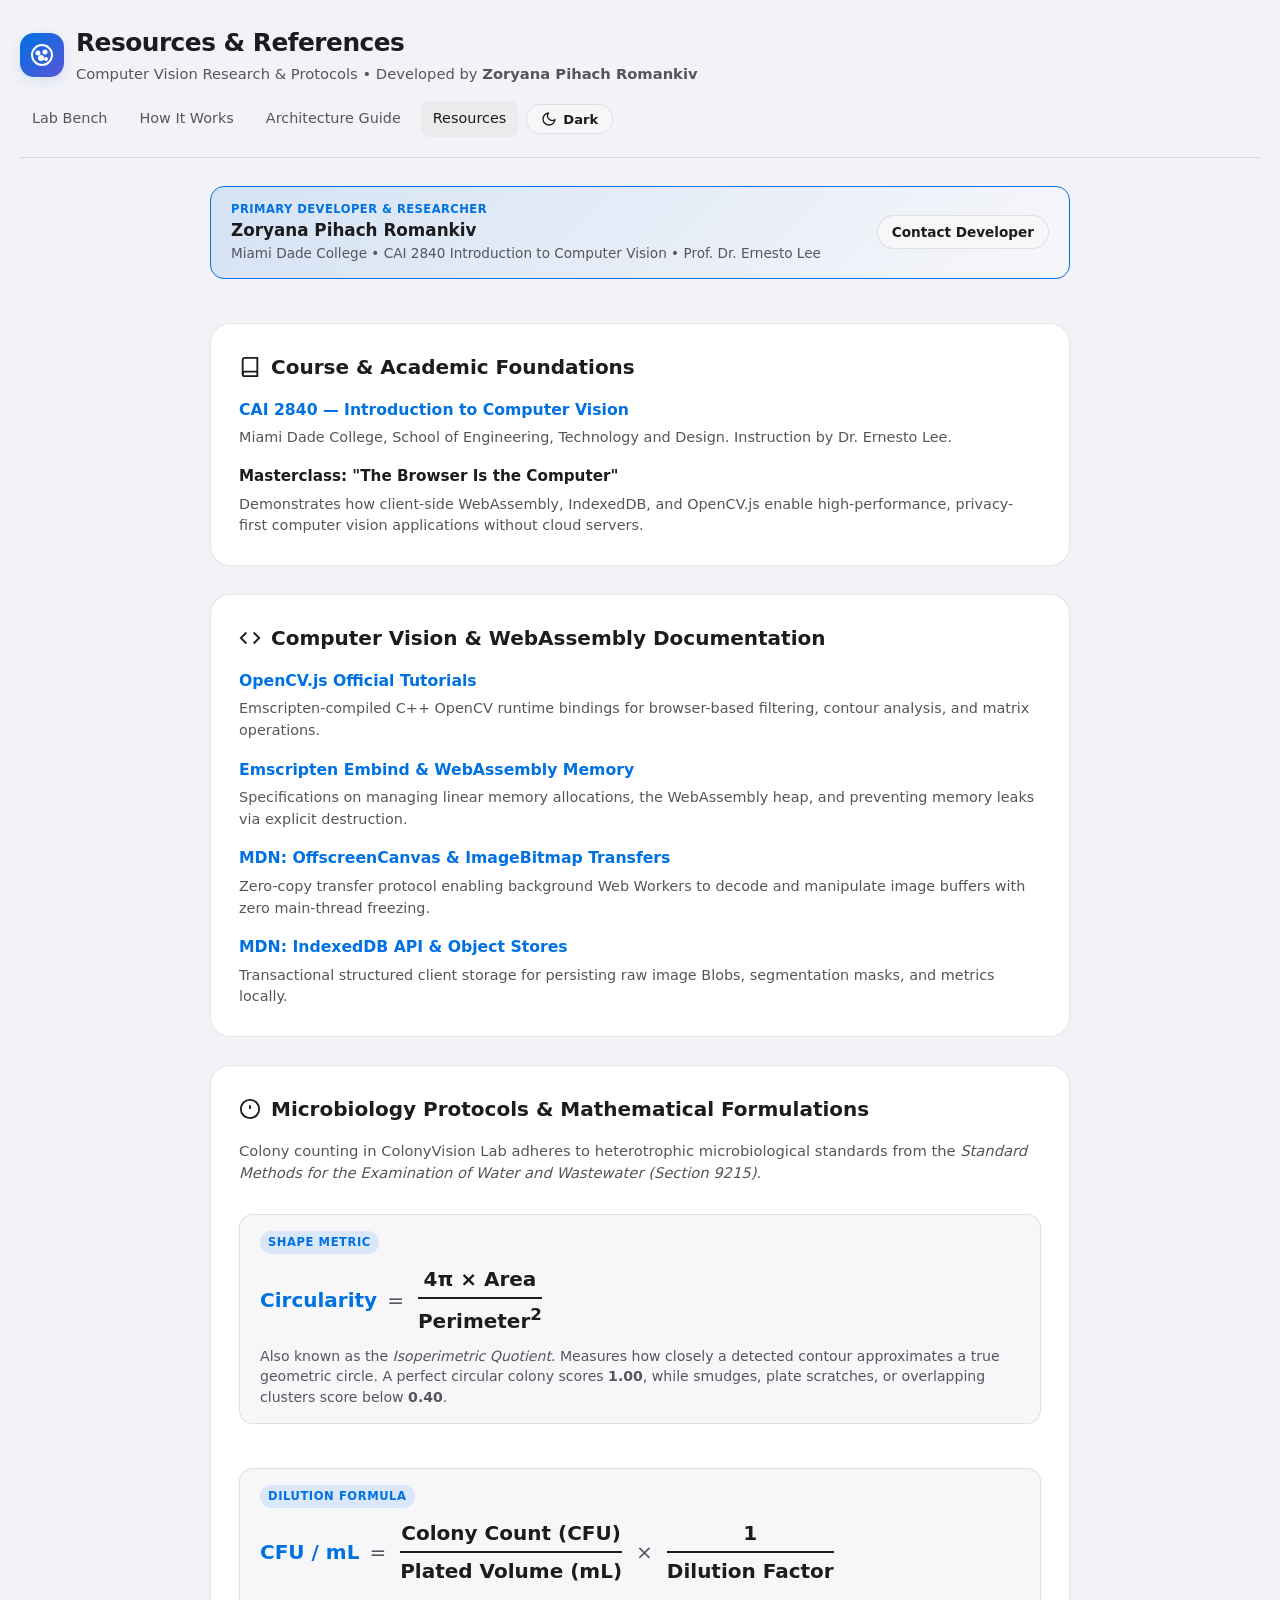
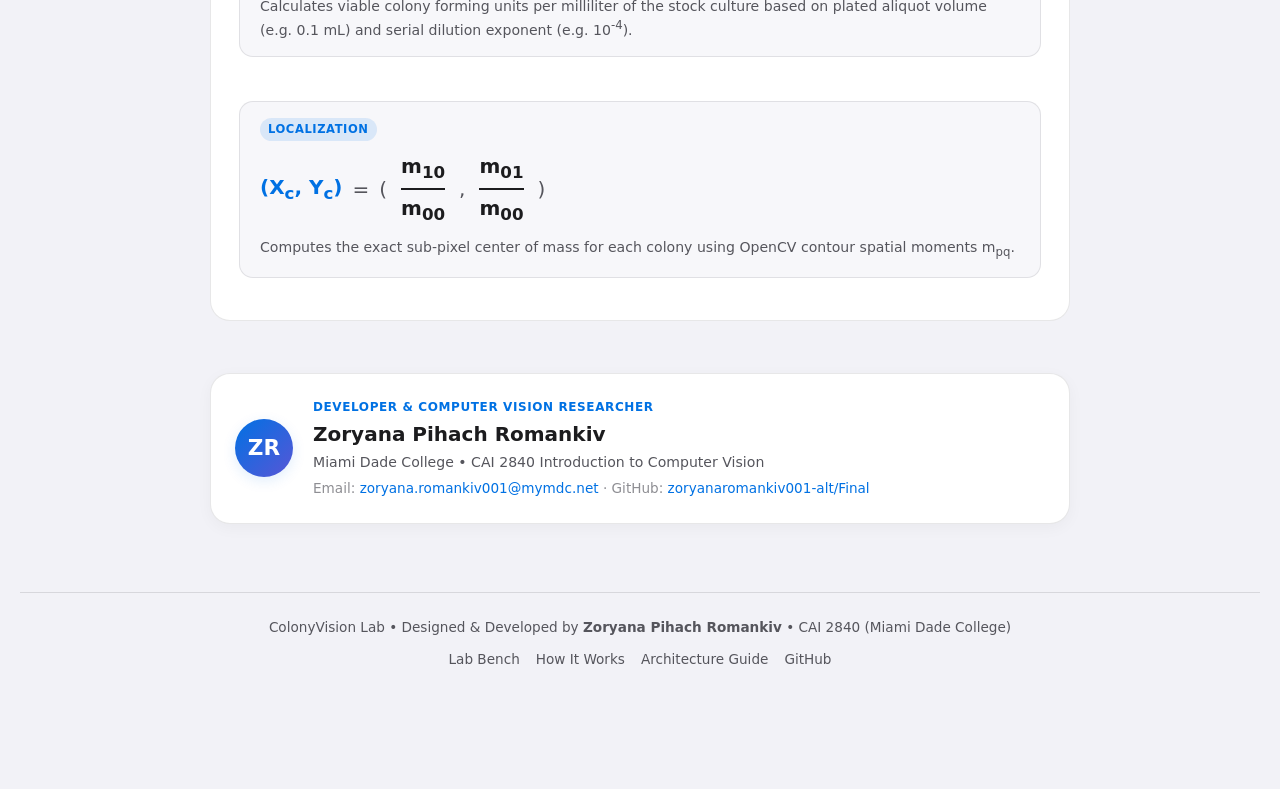
<file: resources.html>
<!doctype html>
<html lang="en">
<head>
  <meta charset="utf-8">
  <meta name="viewport" content="width=device-width, initial-scale=1, viewport-fit=cover">
  <title>Resources & References — ColonyVision Lab</title>
  <meta name="description" content="Academic references, specifications, and documentation for ColonyVision Lab and CAI 2840.">
  <meta name="author" content="Zoryana Pihach Romankiv">
  <link rel="icon" href="data:image/svg+xml,%3Csvg xmlns='http://www.w3.org/2000/svg' viewBox='0 0 32 32'%3E%3Ccircle cx='16' cy='16' r='14' fill='%230071e3'/%3E%3Ccircle cx='12' cy='12' r='3' fill='white'/%3E%3Ccircle cx='19' cy='14' r='2' fill='white'/%3E%3Ccircle cx='15' cy='20' r='3.5' fill='white'/%3E%3C/svg%3E">
  <link rel="stylesheet" href="css/styles.css">
  <script src="js/theme.js"></script>
  <style>
    .article-wrap {
      max-width: 860px;
      margin: 0 auto;
      display: flex;
      flex-direction: column;
      gap: 28px;
    }
    .res-card {
      background: var(--surface);
      border: 1px solid var(--border);
      border-radius: var(--radius-lg);
      padding: 28px;
      display: flex;
      flex-direction: column;
      gap: 16px;
    }
    .res-card h3 {
      font-family: var(--font-display);
      font-size: 1.25rem;
      font-weight: 600;
      display: flex;
      align-items: center;
      gap: 10px;
    }
    .res-list {
      list-style: none;
      display: flex;
      flex-direction: column;
      gap: 16px;
    }
    .res-item {
      display: flex;
      flex-direction: column;
      gap: 6px;
    }
    .res-item a {
      color: var(--accent);
      font-weight: 600;
      text-decoration: none;
      font-size: 0.98rem;
    }
    .res-item a:hover {
      text-decoration: underline;
    }
    .res-item p {
      color: var(--text-2);
      font-size: 0.9rem;
      line-height: 1.5;
    }
  </style>
</head>
<body>
  <div class="wrap">
    <!-- Header -->
    <header class="app-header">
      <div class="brand">
        <div class="logo-badge" aria-hidden="true">
          <svg width="24" height="24" viewBox="0 0 24 24" fill="none" stroke="currentColor" stroke-width="2"><circle cx="12" cy="12" r="10"/><circle cx="8" cy="10" r="1.5" fill="currentColor"/><circle cx="15" cy="9" r="1.5" fill="currentColor"/><circle cx="11" cy="15" r="2" fill="currentColor"/><circle cx="16" cy="16" r="1" fill="currentColor"/></svg>
        </div>
        <div>
          <h1>Resources & References</h1>
          <p class="subtitle">Computer Vision Research & Protocols • Developed by <strong>Zoryana Pihach Romankiv</strong></p>
        </div>
      </div>
      <nav class="header-links">
        <a class="nav-link" href="index.html">Lab Bench</a>
        <a class="nav-link" href="how-it-works.html">How It Works</a>
        <a class="nav-link" href="guide/">Architecture Guide</a>
        <a class="nav-link active" href="resources.html">Resources</a>
        <button type="button" class="theme-toggle-btn" aria-label="Toggle Dark/Light Mode"></button>
      </nav>
    </header>

    <main class="article-wrap">
      <!-- Developer Highlight Banner -->
      <div class="dev-banner">
        <div>
          <div class="dev-badge-title">Primary Developer & Researcher</div>
          <div class="dev-highlight-name">Zoryana Pihach Romankiv</div>
          <div class="dev-highlight-details">Miami Dade College • CAI 2840 Introduction to Computer Vision • Prof. Dr. Ernesto Lee</div>
        </div>
        <a class="btn btn-secondary" href="mailto:zoryana.romankiv001@mymdc.net" style="font-size:0.85rem; padding:6px 14px;">Contact Developer</a>
      </div>

      <!-- Academic Section -->
      <section class="res-card">
        <h3>
          <svg width="22" height="22" viewBox="0 0 24 24" fill="none" stroke="currentColor" stroke-width="2"><path d="M4 19.5A2.5 2.5 0 0 1 6.5 17H20"/><path d="M6.5 2H20v20H6.5A2.5 2.5 0 0 1 4 19.5v-15A2.5 2.5 0 0 1 6.5 2z"/></svg>
          Course & Academic Foundations
        </h3>
        <ul class="res-list">
          <li class="res-item">
            <a href="https://www.mdc.edu/" target="_blank" rel="noopener">CAI 2840 — Introduction to Computer Vision</a>
            <p>Miami Dade College, School of Engineering, Technology and Design. Instruction by Dr. Ernesto Lee.</p>
          </li>
          <li class="res-item">
            <span style="font-weight:600; font-size:0.95rem;">Masterclass: "The Browser Is the Computer"</span>
            <p>Demonstrates how client-side WebAssembly, IndexedDB, and OpenCV.js enable high-performance, privacy-first computer vision applications without cloud servers.</p>
          </li>
        </ul>
      </section>

      <!-- Computer Vision Specs -->
      <section class="res-card">
        <h3>
          <svg width="22" height="22" viewBox="0 0 24 24" fill="none" stroke="currentColor" stroke-width="2"><polyline points="16 18 22 12 16 6"/><polyline points="8 6 2 12 8 18"/></svg>
          Computer Vision & WebAssembly Documentation
        </h3>
        <ul class="res-list">
          <li class="res-item">
            <a href="https://docs.opencv.org/4.x/d5/d10/tutorial_js_root.html" target="_blank" rel="noopener">OpenCV.js Official Tutorials</a>
            <p>Emscripten-compiled C++ OpenCV runtime bindings for browser-based filtering, contour analysis, and matrix operations.</p>
          </li>
          <li class="res-item">
            <a href="https://emscripten.org/docs/porting/connecting_cpp_and_javascript/embind.html" target="_blank" rel="noopener">Emscripten Embind & WebAssembly Memory</a>
            <p>Specifications on managing linear memory allocations, the WebAssembly heap, and preventing memory leaks via explicit destruction.</p>
          </li>
          <li class="res-item">
            <a href="https://developer.mozilla.org/en-US/docs/Web/API/OffscreenCanvas" target="_blank" rel="noopener">MDN: OffscreenCanvas & ImageBitmap Transfers</a>
            <p>Zero-copy transfer protocol enabling background Web Workers to decode and manipulate image buffers with zero main-thread freezing.</p>
          </li>
          <li class="res-item">
            <a href="https://developer.mozilla.org/en-US/docs/Web/API/IndexedDB_API" target="_blank" rel="noopener">MDN: IndexedDB API & Object Stores</a>
            <p>Transactional structured client storage for persisting raw image Blobs, segmentation masks, and metrics locally.</p>
          </li>
        </ul>
      </section>

      <!-- Microbiology Protocols & Mathematical Formulations (Cleanly Formatted) -->
      <section class="res-card">
        <h3>
          <svg width="22" height="22" viewBox="0 0 24 24" fill="none" stroke="currentColor" stroke-width="2"><circle cx="12" cy="12" r="10"/><path d="M12 8v4"/><path d="M12 16h.01"/></svg>
          Microbiology Protocols & Mathematical Formulations
        </h3>
        
        <p style="color:var(--text-2); font-size:0.92rem;">
          Colony counting in ColonyVision Lab adheres to heterotrophic microbiological standards from the <em>Standard Methods for the Examination of Water and Wastewater (Section 9215)</em>.
        </p>

        <!-- Formula 1: Circularity -->
        <div class="formula-card">
          <div class="formula-badge">Shape Metric</div>
          <div class="formula-math">
            <span class="formula-lhs">Circularity</span>
            <span class="formula-op">=</span>
            <span class="formula-frac">
              <span class="frac-top">4&pi; &times; Area</span>
              <span class="frac-bottom">Perimeter<sup>2</sup></span>
            </span>
          </div>
          <div class="formula-desc">
            Also known as the <em>Isoperimetric Quotient</em>. Measures how closely a detected contour approximates a true geometric circle. A perfect circular colony scores <strong>1.00</strong>, while smudges, plate scratches, or overlapping clusters score below <strong>0.40</strong>.
          </div>
        </div>

        <!-- Formula 2: Colony Concentration -->
        <div class="formula-card">
          <div class="formula-badge">Dilution Formula</div>
          <div class="formula-math">
            <span class="formula-lhs">CFU / mL</span>
            <span class="formula-op">=</span>
            <span class="formula-frac">
              <span class="frac-top">Colony Count (CFU)</span>
              <span class="frac-bottom">Plated Volume (mL)</span>
            </span>
            <span class="formula-op">&times;</span>
            <span class="formula-frac">
              <span class="frac-top">1</span>
              <span class="frac-bottom">Dilution Factor</span>
            </span>
          </div>
          <div class="formula-desc">
            Calculates viable colony forming units per milliliter of the stock culture based on plated aliquot volume (e.g. 0.1 mL) and serial dilution exponent (e.g. 10<sup>-4</sup>).
          </div>
        </div>

        <!-- Formula 3: Centroid Spatial Moments -->
        <div class="formula-card">
          <div class="formula-badge">Localization</div>
          <div class="formula-math">
            <span class="formula-lhs">(X<sub>c</sub>, Y<sub>c</sub>)</span>
            <span class="formula-op">=</span>
            <span class="formula-op">(</span>
            <span class="formula-frac">
              <span class="frac-top">m<sub>10</sub></span>
              <span class="frac-bottom">m<sub>00</sub></span>
            </span>
            <span class="formula-op">,</span>
            <span class="formula-frac">
              <span class="frac-top">m<sub>01</sub></span>
              <span class="frac-bottom">m<sub>00</sub></span>
            </span>
            <span class="formula-op">)</span>
          </div>
          <div class="formula-desc">
            Computes the exact sub-pixel center of mass for each colony using OpenCV contour spatial moments m<sub>pq</sub>.
          </div>
        </div>
      </section>

      <!-- Prominent Developer Profile Card for Resume -->
      <section class="dev-portfolio-card">
        <div class="dev-avatar">ZR</div>
        <div class="dev-info">
          <div class="dev-title">Developer &amp; Computer Vision Researcher</div>
          <div class="dev-name">Zoryana Pihach Romankiv</div>
          <div class="dev-meta">Miami Dade College • CAI 2840 Introduction to Computer Vision</div>
          <div class="dev-email">Email: <a href="mailto:zoryana.romankiv001@mymdc.net">zoryana.romankiv001@mymdc.net</a> · GitHub: <a href="https://github.com/zoryanaromankiv001-alt/Final" target="_blank" rel="noopener">zoryanaromankiv001-alt/Final</a></div>
        </div>
      </section>
    </main>

    <footer class="app-footer">
      <p>ColonyVision Lab • Designed &amp; Developed by <strong>Zoryana Pihach Romankiv</strong> • CAI 2840 (Miami Dade College)</p>
      <nav class="footer-nav">
        <a href="index.html">Lab Bench</a>
        <a href="how-it-works.html">How It Works</a>
        <a href="guide/">Architecture Guide</a>
        <a href="https://github.com/zoryanaromankiv001-alt/Final" target="_blank" rel="noopener">GitHub</a>
      </nav>
    </footer>
  </div>
</body>
</html>
</file>
<file: css/styles.css>
/*
 * ColonyVision Lab: Visual Design System
 * Apple Human Interface Guidelines (HIG) + Liquid Glass Floating Control Layer
 * Author: Zoryana Pihach Romankiv (CAI 2840 - Introduction to Computer Vision)
 */

:root {
  color-scheme: light dark;
  --font: -apple-system, BlinkMacSystemFont, "SF Pro Text", "Segoe UI", Roboto, "Inter", system-ui, sans-serif;
  --font-display: -apple-system, BlinkMacSystemFont, "SF Pro Display", "Segoe UI", Roboto, "Inter", system-ui, sans-serif;
  --font-mono: "SF Mono", Menlo, Consolas, Monaco, monospace;

  /* Light Theme (default) */
  --bg: #f2f2f7;
  --surface: #ffffff;
  --surface-2: #f7f7fa;
  --surface-hover: #ebebee;
  --text: #1c1c1e;
  --text-2: #55555c;
  --text-3: #8e8e93;
  --separator: rgba(60, 60, 67, 0.15);
  --border: rgba(60, 60, 67, 0.12);

  --accent: #0071e3;
  --accent-press: #005bb5;
  --accent-soft: rgba(0, 113, 227, 0.12);
  --accent-contrast: #ffffff;

  --success: #34c759;
  --success-soft: rgba(52, 199, 89, 0.14);
  --warning: #ff9500;
  --warning-soft: rgba(255, 149, 0, 0.14);
  --danger: #ff3b30;
  --danger-soft: rgba(255, 59, 48, 0.14);
  --purple: #af52de;
  --purple-soft: rgba(175, 82, 222, 0.14);

  --glass-bg: rgba(255, 255, 255, 0.78);
  --glass-border: rgba(255, 255, 255, 0.65);
  --glass-shadow: 0 8px 32px rgba(0, 0, 0, 0.08), 0 2px 8px rgba(0, 0, 0, 0.04);

  --radius-sm: 8px;
  --radius-md: 14px;
  --radius-lg: 20px;
  --radius-pill: 9999px;

  --transition-fast: 0.15s cubic-bezier(0.16, 1, 0.3, 1);
  --transition-smooth: 0.28s cubic-bezier(0.16, 1, 0.3, 1);
}

@media (prefers-color-scheme: dark) {
  :root {
    --bg: #0b0c10;
    --surface: #171920;
    --surface-2: #222631;
    --surface-hover: #2d3342;
    --text: #f5f5f7;
    --text-2: #a1a1a6;
    --text-3: #636366;
    --separator: rgba(255, 255, 255, 0.15);
    --border: rgba(255, 255, 255, 0.14);

    --accent: #2997ff;
    --accent-press: #147ce5;
    --accent-soft: rgba(41, 151, 255, 0.18);

    --glass-bg: rgba(23, 25, 32, 0.85);
    --glass-border: rgba(255, 255, 255, 0.16);
    --glass-shadow: 0 12px 40px rgba(0, 0, 0, 0.65);
  }
}

html[data-theme="dark"],
:root[data-theme="dark"] {
  --bg: #0b0c10;
  --surface: #171920;
  --surface-2: #222631;
  --surface-hover: #2d3342;
  --text: #f5f5f7;
  --text-2: #a1a1a6;
  --text-3: #636366;
  --separator: rgba(255, 255, 255, 0.15);
  --border: rgba(255, 255, 255, 0.14);

  --accent: #2997ff;
  --accent-press: #147ce5;
  --accent-soft: rgba(41, 151, 255, 0.18);

  --glass-bg: rgba(23, 25, 32, 0.85);
  --glass-border: rgba(255, 255, 255, 0.16);
  --glass-shadow: 0 12px 40px rgba(0, 0, 0, 0.65);
}

html[data-theme="light"],
:root[data-theme="light"] {
  --bg: #f2f2f7;
  --surface: #ffffff;
  --surface-2: #f7f7fa;
  --surface-hover: #ebebee;
  --text: #1c1c1e;
  --text-2: #55555c;
  --text-3: #8e8e93;
  --separator: rgba(60, 60, 67, 0.15);
  --border: rgba(60, 60, 67, 0.12);

  --accent: #0071e3;
  --accent-press: #005bb5;
  --accent-soft: rgba(0, 113, 227, 0.12);

  --glass-bg: rgba(255, 255, 255, 0.82);
  --glass-border: rgba(255, 255, 255, 0.65);
  --glass-shadow: 0 8px 32px rgba(0, 0, 0, 0.08);
}

/* Base styles */
*, *::before, *::after {
  box-sizing: border-box;
  margin: 0;
  padding: 0;
}

body {
  font-family: var(--font);
  background-color: var(--bg);
  color: var(--text);
  line-height: 1.5;
  -webkit-font-smoothing: antialiased;
  -moz-osx-font-smoothing: grayscale;
  min-height: 100vh;
  display: flex;
  flex-direction: column;
}

.wrap {
  width: 100%;
  max-width: 1280px;
  margin: 0 auto;
  padding: 24px 20px 120px 20px;
  flex: 1;
  display: flex;
  flex-direction: column;
  gap: 28px;
}

/* Liquid Glass functional classes */
.glass {
  background: var(--glass-bg);
  backdrop-filter: blur(24px) saturate(190%);
  -webkit-backdrop-filter: blur(24px) saturate(190%);
  border: 1px solid var(--glass-border);
  box-shadow: var(--glass-shadow);
}

/* Header */
.app-header {
  display: flex;
  align-items: center;
  justify-content: space-between;
  flex-wrap: wrap;
  gap: 16px;
  padding-bottom: 20px;
  border-bottom: 1px solid var(--separator);
}

.brand {
  display: flex;
  align-items: center;
  gap: 12px;
}

.logo-badge {
  width: 44px;
  height: 44px;
  border-radius: var(--radius-md);
  background: linear-gradient(135deg, var(--accent), #5856d6);
  display: flex;
  align-items: center;
  justify-content: center;
  color: #ffffff;
  box-shadow: 0 4px 12px var(--accent-soft);
}

h1 {
  font-family: var(--font-display);
  font-size: 1.55rem;
  font-weight: 700;
  letter-spacing: -0.02em;
  display: flex;
  align-items: center;
  gap: 8px;
}

.version-tag {
  font-size: 0.72rem;
  font-weight: 600;
  text-transform: uppercase;
  padding: 2px 7px;
  border-radius: var(--radius-pill);
  background: var(--accent-soft);
  color: var(--accent);
}

.subtitle {
  font-size: 0.92rem;
  color: var(--text-2);
  margin-top: 2px;
}

.header-links {
  display: flex;
  align-items: center;
  gap: 8px;
}

.theme-toggle-btn {
  display: inline-flex;
  align-items: center;
  gap: 6px;
  background: var(--surface-2);
  color: var(--text);
  border: 1px solid var(--border);
  padding: 6px 14px;
  border-radius: var(--radius-pill);
  font-family: var(--font);
  font-size: 0.82rem;
  font-weight: 600;
  cursor: pointer;
  transition: all var(--transition-fast);
}

.theme-toggle-btn:hover {
  background: var(--surface-hover);
  border-color: var(--accent);
  color: var(--accent);
}

.theme-toggle-btn svg {
  width: 16px;
  height: 16px;
}

.nav-link {
  font-size: 0.9rem;
  font-weight: 500;
  color: var(--text-2);
  text-decoration: none;
  padding: 7px 12px;
  border-radius: var(--radius-sm);
  transition: all var(--transition-fast);
}

.nav-link:hover, .nav-link.active {
  color: var(--text);
  background-color: var(--surface-hover);
}

/* Stage & Prompt Container */
.stage {
  background: var(--surface);
  border-radius: var(--radius-lg);
  border: 1px solid var(--border);
  box-shadow: 0 4px 20px rgba(0, 0, 0, 0.03);
  overflow: hidden;
  display: flex;
  flex-direction: column;
  min-height: 480px;
}

/* Prompt state (initial landing) */
.prompt-zone {
  display: flex;
  flex-direction: column;
  align-items: center;
  justify-content: center;
  text-align: center;
  padding: 64px 24px;
  flex: 1;
  gap: 20px;
  border: 2px dashed var(--border);
  border-radius: var(--radius-lg);
  margin: 16px;
  background: var(--surface-2);
  transition: all var(--transition-smooth);
}

.prompt-zone.dragover {
  border-color: var(--accent);
  background: var(--accent-soft);
}

.prompt-icon {
  width: 72px;
  height: 72px;
  border-radius: 50%;
  background: var(--surface);
  display: flex;
  align-items: center;
  justify-content: center;
  color: var(--accent);
  box-shadow: 0 4px 16px rgba(0, 0, 0, 0.06);
}

.prompt-text h2 {
  font-family: var(--font-display);
  font-size: 1.4rem;
  font-weight: 600;
  margin-bottom: 6px;
}

.prompt-text p {
  color: var(--text-2);
  font-size: 0.95rem;
  max-width: 480px;
}

.prompt-actions {
  display: flex;
  gap: 12px;
  flex-wrap: wrap;
  justify-content: center;
}

.sample-row {
  display: flex;
  align-items: center;
  gap: 8px;
  font-size: 0.88rem;
  color: var(--text-2);
  margin-top: 10px;
}

.sample-btn {
  background: var(--surface);
  border: 1px solid var(--border);
  color: var(--accent);
  font-weight: 500;
  font-size: 0.85rem;
  padding: 4px 10px;
  border-radius: var(--radius-pill);
  cursor: pointer;
  transition: all var(--transition-fast);
}

.sample-btn:hover {
  background: var(--accent-soft);
  border-color: var(--accent);
}

/* Buttons */
.btn {
  display: inline-flex;
  align-items: center;
  justify-content: center;
  gap: 8px;
  font-family: var(--font);
  font-size: 0.92rem;
  font-weight: 600;
  padding: 10px 18px;
  border-radius: var(--radius-pill);
  cursor: pointer;
  border: none;
  text-decoration: none;
  transition: all var(--transition-fast);
  outline: none;
}

.btn svg {
  width: 18px;
  height: 18px;
}

.btn-primary {
  background: var(--accent);
  color: var(--accent-contrast);
}

.btn-primary:hover {
  background: var(--accent-press);
  transform: translateY(-1px);
}

.btn-secondary {
  background: var(--surface-2);
  color: var(--text);
  border: 1px solid var(--border);
}

.btn-secondary:hover {
  background: var(--surface-hover);
  border-color: var(--separator);
}

.btn-danger {
  background: var(--danger-soft);
  color: var(--danger);
  border: 1px solid rgba(255, 59, 48, 0.2);
}

.btn-danger:hover {
  background: var(--danger);
  color: #ffffff;
}

/* Active Workbench Layout */
.workbench {
  display: grid;
  grid-template-columns: 1fr 360px;
  gap: 0;
  min-height: 560px;
}

@media (max-width: 960px) {
  .workbench {
    grid-template-columns: 1fr;
  }
}

/* Viewport / Canvas Stage */
.viewport-pane {
  display: flex;
  flex-direction: column;
  background: #14161a;
  position: relative;
  overflow: hidden;
}

.viewport-toolbar {
  display: flex;
  align-items: center;
  justify-content: space-between;
  padding: 10px 16px;
  background: rgba(20, 22, 26, 0.85);
  backdrop-filter: blur(12px);
  border-bottom: 1px solid rgba(255, 255, 255, 0.1);
  z-index: 10;
}

.view-segmented {
  display: inline-flex;
  background: rgba(255, 255, 255, 0.12);
  padding: 3px;
  border-radius: var(--radius-pill);
}

.view-segmented button {
  background: transparent;
  border: none;
  color: #c7c7cc;
  padding: 4px 12px;
  border-radius: var(--radius-pill);
  font-size: 0.82rem;
  font-weight: 500;
  cursor: pointer;
  transition: all var(--transition-fast);
}

.view-segmented button.active {
  background: #ffffff;
  color: #000000;
  box-shadow: 0 2px 6px rgba(0, 0, 0, 0.2);
}

.canvas-container {
  flex: 1;
  position: relative;
  display: flex;
  align-items: center;
  justify-content: center;
  overflow: hidden;
  user-select: none;
  min-height: 440px;
}

canvas#main-canvas {
  max-width: 100%;
  max-height: 100%;
  object-fit: contain;
  box-shadow: 0 4px 30px rgba(0, 0, 0, 0.4);
  cursor: crosshair;
}

/* Interactive Colony Tooltip */
.colony-tooltip {
  position: absolute;
  pointer-events: none;
  background: rgba(0, 0, 0, 0.85);
  backdrop-filter: blur(10px);
  color: #ffffff;
  padding: 8px 12px;
  border-radius: var(--radius-sm);
  font-size: 0.8rem;
  line-height: 1.4;
  border: 1px solid rgba(255, 255, 255, 0.2);
  box-shadow: 0 6px 18px rgba(0, 0, 0, 0.4);
  z-index: 20;
  transform: translate(-50%, -125%);
  transition: opacity 0.1s ease;
  white-space: nowrap;
}

.colony-tooltip .badge {
  display: inline-block;
  padding: 2px 6px;
  border-radius: 4px;
  font-size: 0.7rem;
  font-weight: 700;
  text-transform: uppercase;
  margin-top: 4px;
}

.badge-punctiform { background: var(--success); color: #fff; }
.badge-small { background: var(--accent); color: #fff; }
.badge-medium { background: var(--warning); color: #fff; }
.badge-large { background: var(--purple); color: #fff; }

/* Interactive Compare Split Slider */
.compare-container {
  position: absolute;
  top: 0;
  left: 0;
  width: 100%;
  height: 100%;
  display: none;
}

.compare-container.active {
  display: block;
}

.slider-handle {
  position: absolute;
  top: 0;
  bottom: 0;
  width: 4px;
  background: #ffffff;
  cursor: ew-resize;
  box-shadow: 0 0 10px rgba(0, 0, 0, 0.5);
}

.slider-button {
  position: absolute;
  top: 50%;
  left: 50%;
  transform: translate(-50%, -50%);
  width: 32px;
  height: 32px;
  border-radius: 50%;
  background: #ffffff;
  box-shadow: 0 2px 8px rgba(0, 0, 0, 0.4);
  display: flex;
  align-items: center;
  justify-content: center;
  color: #000000;
}

/* Inspector / Controls Sidebar */
.inspector-pane {
  background: var(--surface);
  border-left: 1px solid var(--border);
  padding: 20px;
  display: flex;
  flex-direction: column;
  gap: 20px;
  overflow-y: auto;
  max-height: 700px;
}

.inspector-header {
  display: flex;
  flex-direction: column;
  gap: 6px;
}

.title-input {
  font-family: var(--font-display);
  font-size: 1.15rem;
  font-weight: 600;
  border: 1px solid transparent;
  background: transparent;
  color: var(--text);
  padding: 4px 6px;
  border-radius: var(--radius-sm);
  transition: all var(--transition-fast);
}

.title-input:hover, .title-input:focus {
  border-color: var(--border);
  background: var(--surface-2);
}

/* Metric Cards */
.metrics-grid {
  display: grid;
  grid-template-columns: 1fr 1fr;
  gap: 10px;
}

.metric-card {
  background: var(--surface-2);
  padding: 12px;
  border-radius: var(--radius-md);
  border: 1px solid var(--border);
  display: flex;
  flex-direction: column;
}

.metric-card.hero {
  grid-column: span 2;
  background: linear-gradient(135deg, var(--accent-soft), var(--surface-2));
  border-color: rgba(0, 113, 227, 0.25);
}

.metric-label {
  font-size: 0.75rem;
  font-weight: 600;
  text-transform: uppercase;
  color: var(--text-2);
  letter-spacing: 0.03em;
}

.metric-value {
  font-family: var(--font-display);
  font-size: 1.6rem;
  font-weight: 700;
  color: var(--text);
  line-height: 1.2;
  margin-top: 2px;
}

.metric-card.hero .metric-value {
  color: var(--accent);
  font-size: 2.1rem;
}

.metric-sub {
  font-size: 0.78rem;
  color: var(--text-2);
  margin-top: 2px;
}

/* Histogram & Category Bars */
.chart-box {
  background: var(--surface-2);
  border: 1px solid var(--border);
  border-radius: var(--radius-md);
  padding: 14px;
  display: flex;
  flex-direction: column;
  gap: 10px;
}

.chart-title {
  font-size: 0.82rem;
  font-weight: 600;
  text-transform: uppercase;
  color: var(--text-2);
}

.cat-row {
  display: flex;
  flex-direction: column;
  gap: 4px;
}

.cat-meta {
  display: flex;
  justify-content: space-between;
  font-size: 0.82rem;
  color: var(--text);
}

.cat-bar-track {
  height: 8px;
  background: var(--surface-hover);
  border-radius: var(--radius-pill);
  overflow: hidden;
}

.cat-bar-fill {
  height: 100%;
  border-radius: var(--radius-pill);
  transition: width 0.3s ease;
}

.fill-punctiform { background: var(--success); }
.fill-small { background: var(--accent); }
.fill-medium { background: var(--warning); }
.fill-large { background: var(--purple); }

/* Control Sliders & Settings */
.controls-group {
  display: flex;
  flex-direction: column;
  gap: 14px;
}

.control-item {
  display: flex;
  flex-direction: column;
  gap: 6px;
}

.control-label {
  display: flex;
  justify-content: space-between;
  font-size: 0.85rem;
  font-weight: 500;
  color: var(--text);
}

.control-label span.val {
  color: var(--accent);
  font-family: var(--font-mono);
  font-size: 0.82rem;
}

input[type="range"] {
  -webkit-appearance: none;
  width: 100%;
  height: 6px;
  background: var(--surface-hover);
  border-radius: 3px;
  outline: none;
}

input[type="range"]::-webkit-slider-thumb {
  -webkit-appearance: none;
  width: 18px;
  height: 18px;
  border-radius: 50%;
  background: var(--accent);
  cursor: pointer;
  box-shadow: 0 1px 4px rgba(0, 0, 0, 0.3);
}

select {
  font-family: var(--font);
  font-size: 0.9rem;
  padding: 8px 12px;
  border-radius: var(--radius-sm);
  border: 1px solid var(--border);
  background: var(--surface);
  color: var(--text);
  outline: none;
  cursor: pointer;
}

/* Action Buttons in Inspector */
.inspector-actions {
  display: flex;
  flex-direction: column;
  gap: 8px;
  margin-top: auto;
}

/* Library / Notebook Section */
.library-section {
  display: flex;
  flex-direction: column;
  gap: 16px;
}

.library-header {
  display: flex;
  align-items: center;
  justify-content: space-between;
  flex-wrap: wrap;
  gap: 12px;
}

.library-header h2 {
  font-family: var(--font-display);
  font-size: 1.3rem;
  font-weight: 600;
  display: flex;
  align-items: center;
  gap: 8px;
}

.badge-count {
  font-size: 0.8rem;
  padding: 2px 8px;
  border-radius: var(--radius-pill);
  background: var(--surface-2);
  color: var(--text-2);
}

.search-input {
  font-family: var(--font);
  font-size: 0.88rem;
  padding: 7px 14px;
  border-radius: var(--radius-pill);
  border: 1px solid var(--border);
  background: var(--surface);
  color: var(--text);
  min-width: 220px;
}

.library-grid {
  display: grid;
  grid-template-columns: repeat(auto-fill, minmax(260px, 1fr));
  gap: 16px;
  list-style: none;
}

.exp-card {
  background: var(--surface);
  border: 1px solid var(--border);
  border-radius: var(--radius-md);
  overflow: hidden;
  box-shadow: 0 2px 8px rgba(0, 0, 0, 0.03);
  display: flex;
  flex-direction: column;
  transition: all var(--transition-fast);
}

.exp-card:hover {
  transform: translateY(-2px);
  box-shadow: 0 8px 24px rgba(0, 0, 0, 0.08);
  border-color: var(--separator);
}

.exp-thumb {
  width: 100%;
  height: 160px;
  object-fit: cover;
  background: #14161a;
  border-bottom: 1px solid var(--border);
}

.exp-body {
  padding: 14px;
  display: flex;
  flex-direction: column;
  gap: 8px;
  flex: 1;
}

.exp-name {
  font-weight: 600;
  font-size: 0.95rem;
  color: var(--text);
}

.exp-meta {
  font-size: 0.8rem;
  color: var(--text-2);
  display: flex;
  justify-content: space-between;
}

.exp-cfu-badge {
  align-self: flex-start;
  padding: 3px 8px;
  border-radius: var(--radius-pill);
  background: var(--accent-soft);
  color: var(--accent);
  font-weight: 700;
  font-size: 0.8rem;
}

.exp-actions {
  display: flex;
  gap: 8px;
  margin-top: auto;
  padding-top: 10px;
  border-top: 1px solid var(--separator);
}

.exp-actions button {
  flex: 1;
  padding: 6px;
  font-size: 0.82rem;
  border-radius: var(--radius-sm);
  cursor: pointer;
  border: 1px solid var(--border);
  background: var(--surface-2);
  color: var(--text);
  font-weight: 500;
  transition: all var(--transition-fast);
}

.exp-actions button:hover {
  background: var(--surface-hover);
}

.exp-actions button.btn-del {
  color: var(--danger);
  border-color: rgba(255, 59, 48, 0.2);
}

.exp-actions button.btn-del:hover {
  background: var(--danger-soft);
}

/* Floating Dock (Functional Liquid Glass Layer) */
.dock {
  position: fixed;
  bottom: 24px;
  left: 50%;
  transform: translateX(-50%);
  display: flex;
  flex-direction: column;
  align-items: center;
  gap: 10px;
  z-index: 100;
  pointer-events: none;
}

.dock > * {
  pointer-events: auto;
}

.status-pill {
  display: inline-flex;
  align-items: center;
  gap: 10px;
  padding: 8px 18px;
  border-radius: var(--radius-pill);
  font-size: 0.85rem;
  font-weight: 500;
  color: var(--text);
  transition: all var(--transition-smooth);
}

.spinner {
  width: 14px;
  height: 14px;
  border: 2px solid var(--text-3);
  border-top-color: var(--accent);
  border-radius: 50%;
  animation: spin 0.8s linear infinite;
}

.status-dot {
  width: 8px;
  height: 8px;
  border-radius: 50%;
  background: var(--success);
}

.status-pill[data-state="busy"] .spinner { display: inline-block; }
.status-pill[data-state="busy"] .status-dot { display: none; }
.status-pill[data-state="ready"] .spinner { display: none; }
.status-pill[data-state="ready"] .status-dot { display: inline-block; background: var(--success); }
.status-pill[data-state="error"] .spinner { display: none; }
.status-pill[data-state="error"] .status-dot { display: inline-block; background: var(--danger); }

@keyframes spin {
  to { transform: rotate(360deg); }
}

.dock-toolbar {
  display: flex;
  align-items: center;
  gap: 8px;
  padding: 6px 10px;
  border-radius: var(--radius-pill);
}

/* Dialog / Modal */
dialog {
  border: none;
  background: transparent;
  padding: 0;
  margin: auto;
  max-width: 540px;
  width: 90%;
  border-radius: var(--radius-lg);
  outline: none;
}

dialog::backdrop {
  background: rgba(0, 0, 0, 0.45);
  backdrop-filter: blur(8px);
}

.dialog-content {
  padding: 24px;
  border-radius: var(--radius-lg);
  display: flex;
  flex-direction: column;
  gap: 16px;
}

.dialog-content h3 {
  font-family: var(--font-display);
  font-size: 1.25rem;
  font-weight: 600;
}

.dialog-actions {
  display: flex;
  justify-content: flex-end;
  gap: 10px;
  margin-top: 8px;
}

/* Camera Stream in Modal */
video#camera-feed {
  width: 100%;
  height: 320px;
  object-fit: cover;
  border-radius: var(--radius-md);
  background: #000;
}

/* Toast notifications */
.toast-container {
  position: fixed;
  top: 24px;
  right: 24px;
  display: flex;
  flex-direction: column;
  gap: 8px;
  z-index: 200;
  pointer-events: none;
}

.toast {
  padding: 10px 18px;
  border-radius: var(--radius-pill);
  font-size: 0.88rem;
  font-weight: 500;
  color: #fff;
  background: rgba(28, 28, 30, 0.92);
  backdrop-filter: blur(12px);
  box-shadow: 0 4px 16px rgba(0, 0, 0, 0.2);
  animation: toastIn 0.25s ease;
}

@keyframes toastIn {
  from { opacity: 0; transform: translateY(-10px); }
  to { opacity: 1; transform: translateY(0); }
}

/* Footer */
.app-footer {
  margin-top: 40px;
  padding-top: 24px;
  border-top: 1px solid var(--separator);
  display: flex;
  flex-direction: column;
  align-items: center;
  gap: 12px;
  text-align: center;
  font-size: 0.85rem;
  color: var(--text-2);
}

.footer-nav {
  display: flex;
  flex-wrap: wrap;
  gap: 16px;
  justify-content: center;
}

.footer-nav a, .btn-link {
  color: var(--text-2);
  text-decoration: none;
  background: none;
  border: none;
  cursor: pointer;
  font-size: 0.85rem;
  transition: color var(--transition-fast);
}

.footer-nav a:hover, .btn-link:hover {
  color: var(--text);
}

.btn-link-danger {
  color: var(--danger) !important;
}

/* Math & Science Formula Card */
.formula-card {
  background: var(--surface-2);
  border: 1px solid var(--border);
  border-radius: var(--radius-md);
  padding: 16px 20px;
  display: flex;
  flex-direction: column;
  gap: 10px;
  margin: 14px 0;
  transition: all var(--transition-fast);
}

.formula-card:hover {
  border-color: var(--accent);
  box-shadow: 0 4px 16px rgba(0, 0, 0, 0.05);
}

.formula-badge {
  align-self: flex-start;
  font-size: 0.72rem;
  font-weight: 700;
  text-transform: uppercase;
  letter-spacing: 0.05em;
  color: var(--accent);
  background: var(--accent-soft);
  padding: 3px 8px;
  border-radius: var(--radius-pill);
}

.formula-math {
  display: flex;
  align-items: center;
  flex-wrap: wrap;
  gap: 10px;
  font-family: var(--font-display);
  font-size: 1.25rem;
  font-weight: 600;
  color: var(--text);
}

.formula-lhs {
  color: var(--accent);
  font-weight: 700;
}

.formula-op {
  color: var(--text-2);
  font-weight: 400;
}

.formula-frac {
  display: inline-flex;
  flex-direction: column;
  align-items: center;
  vertical-align: middle;
  padding: 0 4px;
}

.frac-top {
  border-bottom: 2px solid var(--text);
  padding-bottom: 3px;
  text-align: center;
  width: 100%;
}

.frac-bottom {
  padding-top: 3px;
  text-align: center;
  width: 100%;
}

.formula-desc {
  font-size: 0.88rem;
  color: var(--text-2);
  line-height: 1.45;
}

/* Developer Attribution Banner & Cards */
.dev-banner {
  background: linear-gradient(135deg, var(--accent-soft), var(--surface-2));
  border: 1px solid var(--accent);
  border-radius: var(--radius-md);
  padding: 14px 20px;
  display: flex;
  align-items: center;
  justify-content: space-between;
  flex-wrap: wrap;
  gap: 12px;
  margin-bottom: 16px;
}

.dev-badge-title {
  font-size: 0.72rem;
  font-weight: 700;
  text-transform: uppercase;
  color: var(--accent);
  letter-spacing: 0.04em;
}

.dev-highlight-name {
  font-size: 1.05rem;
  font-weight: 700;
  color: var(--text);
}

.dev-highlight-details {
  font-size: 0.85rem;
  color: var(--text-2);
}

.dev-portfolio-card {
  background: var(--surface);
  border: 1px solid var(--border);
  border-radius: var(--radius-lg);
  padding: 24px;
  display: flex;
  align-items: center;
  gap: 20px;
  box-shadow: 0 4px 16px rgba(0, 0, 0, 0.04);
  margin-top: 24px;
  width: 100%;
}

.dev-avatar {
  width: 58px;
  height: 58px;
  border-radius: 50%;
  background: linear-gradient(135deg, var(--accent), #5856d6);
  color: #ffffff;
  display: flex;
  align-items: center;
  justify-content: center;
  font-size: 1.35rem;
  font-weight: 700;
  flex-shrink: 0;
  box-shadow: 0 4px 14px var(--accent-soft);
}

.dev-info {
  display: flex;
  flex-direction: column;
  gap: 3px;
  flex: 1;
}

.dev-title {
  font-size: 0.75rem;
  font-weight: 700;
  text-transform: uppercase;
  color: var(--accent);
  letter-spacing: 0.05em;
}

.dev-name {
  font-family: var(--font-display);
  font-size: 1.25rem;
  font-weight: 700;
  color: var(--text);
}

.dev-meta {
  font-size: 0.88rem;
  color: var(--text-2);
}

.dev-email {
  font-size: 0.85rem;
  color: var(--text-3);
  margin-top: 2px;
}

.dev-email a {
  color: var(--accent);
  text-decoration: none;
}

.dev-email a:hover {
  text-decoration: underline;
}

/* Print Styles for Lab Experiment Report */
@media print {
  body {
    background: #fff;
    color: #000;
  }
  .dock, .app-header nav, .inspector-actions, .viewport-toolbar, .app-footer, .library-section {
    display: none !important;
  }
  .stage, .inspector-pane {
    box-shadow: none !important;
    border: 1px solid #ccc !important;
  }
  .workbench {
    display: block !important;
  }
}
</file>
